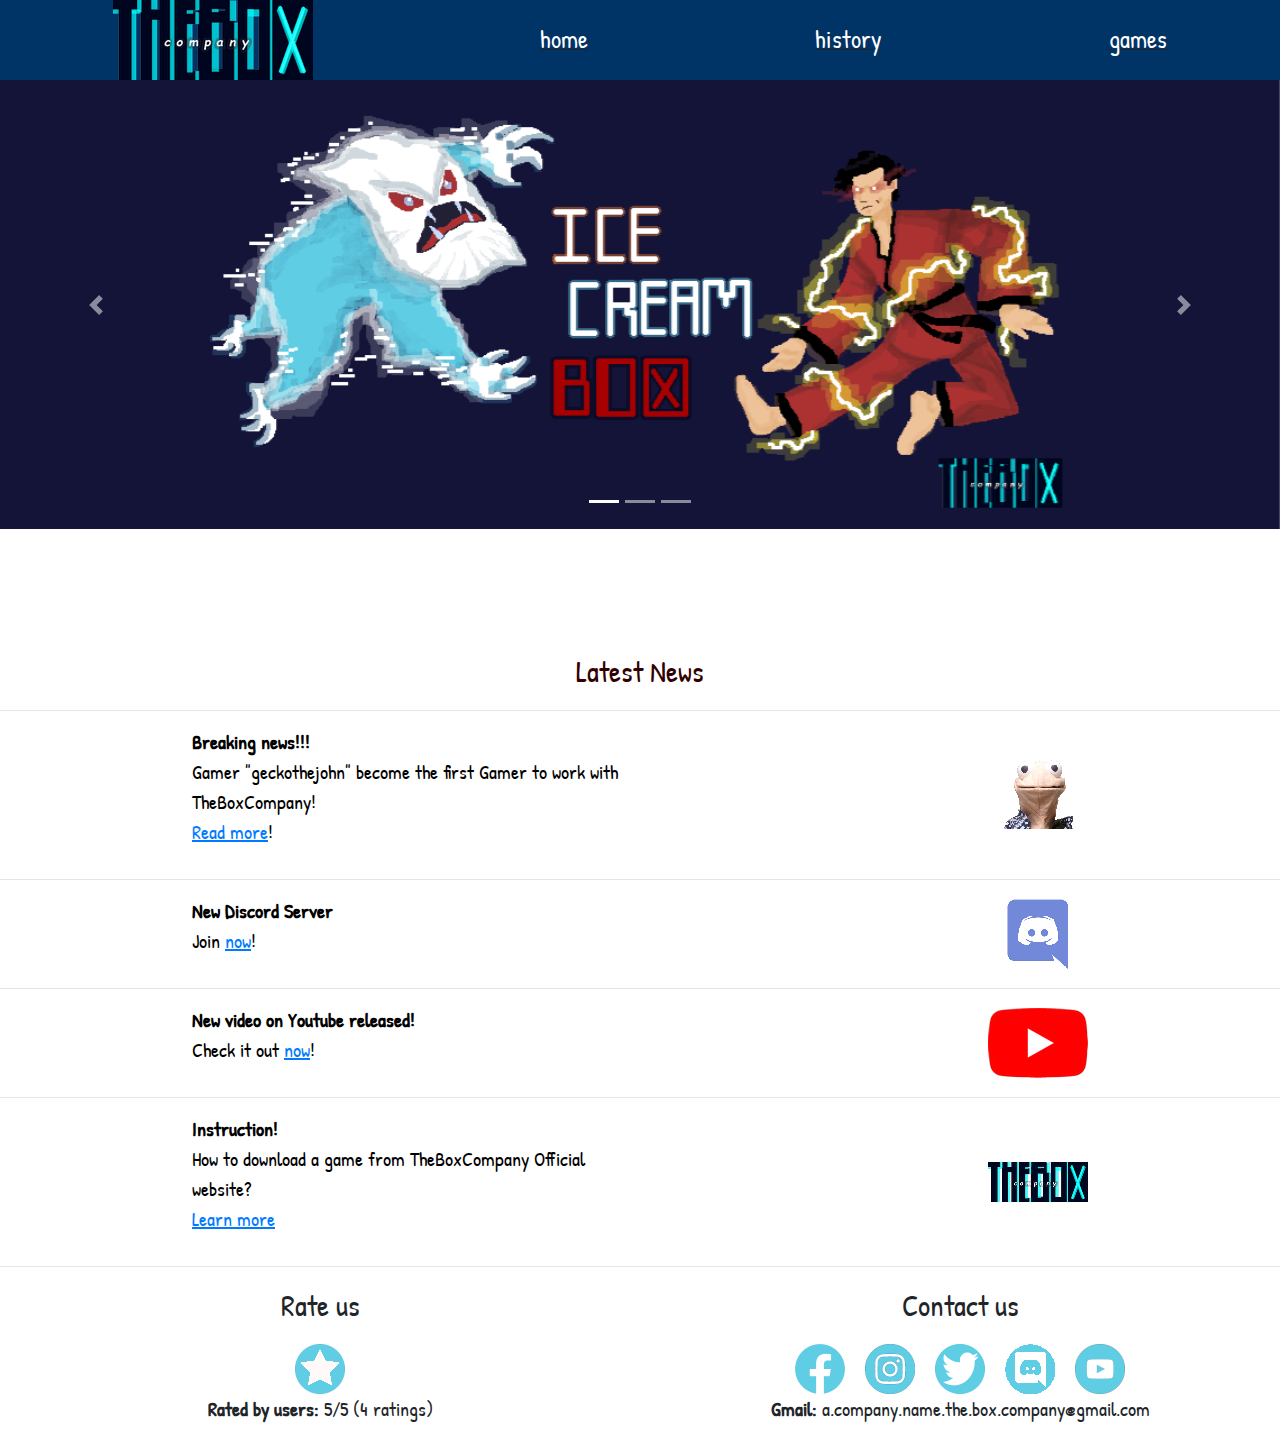
<file: index.html>
<!DOCTYPE html>
<html lang="en">

<head>
    <meta charset="UTF-8">
    <meta name="viewport" content="width=device-width, initial-scale=1.0">
    <link rel="stylesheet" href="style.css">
    <link href="https://fonts.googleapis.com/css?family=Patrick+Hand&display=swap" rel="stylesheet">
    <link rel="stylesheet" href="https://stackpath.bootstrapcdn.com/bootstrap/4.4.1/css/bootstrap.min.css"
        integrity="sha384-Vkoo8x4CGsO3+Hhxv8T/Q5PaXtkKtu6ug5TOeNV6gBiFeWPGFN9MuhOf23Q9Ifjh" crossorigin="anonymous">
    <script src="https://code.jquery.com/jquery-3.4.1.slim.min.js"
        integrity="sha384-J6qa4849blE2+poT4WnyKhv5vZF5SrPo0iEjwBvKU7imGFAV0wwj1yYfoRSJoZ+n"
        crossorigin="anonymous"></script>
    <script src="https://cdn.jsdelivr.net/npm/popper.js@1.16.0/dist/umd/popper.min.js"
        integrity="sha384-Q6E9RHvbIyZFJoft+2mJbHaEWldlvI9IOYy5n3zV9zzTtmI3UksdQRVvoxMfooAo"
        crossorigin="anonymous"></script>
    <script src="https://stackpath.bootstrapcdn.com/bootstrap/4.4.1/js/bootstrap.min.js"
        integrity="sha384-wfSDF2E50Y2D1uUdj0O3uMBJnjuUD4Ih7YwaYd1iqfktj0Uod8GCExl3Og8ifwB6"
        crossorigin="anonymous"></script>
    <link rel="icon" href="TheBoxComapnyLogo.png">
    <style>
        .text-block {
            background-color: black;
            color: white;
            padding-left: 20px;
            padding-right: 20px;
        }
    </style>
    <title>TheBoxCompany Official Site</title>
    <style>
        html,
        body {
            height: 100%;
            width: 100%;
            margin: 0px;
        }
    </style>
</head>

<body>
    <div class="nav-container"
        style="width: 100%; height: 80px; position: fixed; top: 0px; display: flex; justify-content: space-around; align-items: center;background-color: rgb(0, 51, 102);z-index: 100;">
        <img src="s_theboxcompany_0.png" alt="">
        <u><a class="fontmenu" href="index.html">home</a></u>
        <u><a class="fontmenu" href="history.html">history</a></u>
        <u><a class="fontmenu" href="game.html">games</a></u>
    </div>

    <div style="margin-top: 80px; width: 100%; z-index: -1;">
        <div id="carouselExampleIndicators" class="carousel slide" data-ride="carousel">
            <ol class="carousel-indicators">
                <li data-target="#carouselExampleIndicators" data-slide-to="0" class="active"></li>
                <li data-target="#carouselExampleIndicators" data-slide-to="1"></li>
                <li data-target="#carouselExampleIndicators" data-slide-to="2"></li>
            </ol>
            <div class="carousel-inner" style="text-align: center;">
                <div class="carousel-item active">
                    <img class="d-block w-100" src="icecreambox_poster.png" alt="First slide">
                </div>
                <div class="carousel-item">
                    <img class="d-block w-100" src="jetpackbox_poster.png" alt="Second slide">
                </div>
                <div class="carousel-item">
                    <img class="d-block w-100" src="Battlebox_poster.png" alt="Third slide">
                </div>
            </div>
            <a class="carousel-control-prev" href="#carouselExampleIndicators" role="button" data-slide="prev">
                <span class="carousel-control-prev-icon" aria-hidden="true"></span>
                <span class="sr-only">Previous</span>
            </a>
            <a class="carousel-control-next" href="#carouselExampleIndicators" role="button" data-slide="next">
                <span class="carousel-control-next-icon" aria-hidden="true"></span>
                <span class="sr-only">Next</span>
            </a>
        </div>
        <br>
        <br>
        <br>
        <br>
        <br>
        <p style="text-align: center; font-family: 'Patrick Hand', cursive; font-size: 30px; color: rgb(51, 0, 0);">
            Latest News</p>
        <hr>
        <div style="padding: 0 15%; display: flex;">
            <div style="width: 50%">
                <p class="word"><strong>Breaking news!!!</strong> <br> Gamer "geckothejohn" become the first Gamer to
                    work with TheBoxCompany! <br> <a
                        href="news2-geckothejohn-become-the-first-gamer-to-work-with-TheBoxCompany.html"><u> Read
                            more</u></a>!</p>
            </div>
            <div style="width: 50%; display: flex; justify-content: flex-end; align-items: center;">
                <a href="news2-geckothejohn-become-the-first-gamer-to-work-with-TheBoxCompany.html"><img
                        src="John-the-first-streamer .png" alt=""></a>
            </div>
        </div>
        <hr>
        <div style="padding: 0 15%; display: flex;">
            <div style="width: 50%">
                <p class="word"><strong>New Discord Server</strong> <br> Join <a
                        href="https://discord.gg/6uBYk5J"><u>now</u></a>!</p>
            </div>
            <div style="width: 50%; display: flex; justify-content: flex-end; align-items: center;">
                <a href="https://discord.gg/6uBYk5J"><img src="discord-picture.png" alt=""></a>
            </div>
        </div>
        <hr>
        <div style="padding: 0 15%; display: flex;">
            <div style="width: 50%">
                <p class="word"><strong>New video on Youtube released!</strong> <br> Check it out <a
                        href="https://youtu.be/GUwCaW9Is_A"><u>now</u></a>!</p>
            </div>
            <div style="width: 50%; display: flex; justify-content: flex-end; align-items: center;">
                <a href="https://youtu.be/GUwCaW9Is_A"><img src="Youtube_picture.png" alt=""></a>
            </div>
        </div>
        <hr>
        <div style="padding: 0 15%; display: flex;">
            <div style="width: 50%">
                <p class="word"><strong>Instruction!</strong> <br> How to download a game from TheBoxCompany Official
                    website? <br><a href="news1-how-to-download-a-game-from-theboxcompany-website.html"><u>Learn
                            more</u></a></p>
            </div>
            <div style="width: 50%; display: flex; justify-content: flex-end; align-items: center;">
                <a href="news1-how-to-download-a-game-from-theboxcompany-website.html"><img
                        src="TheBoxCompany_for_news.png" alt=""></a>
            </div>
        </div>
        <hr>
    </div>
    <div style="display: flex; justify-content: space-around;">
        <div style="width: 40%;">
            <p style="text-align: center; font-family: 'Patrick Hand', cursive; font-size: 30px;;">Rate
                us</p>
            <div style="display: flex; justify-content: center;">
                <a href="https://forms.gle/Z1Stx9Uqgine8ijH7">
                    <img src="star.png" alt="">
                </a>
            </div>
            <p style="text-align: center; font-family: 'Patrick Hand', cursive; font-size: 20px;">
                <strong>Rated by users:</strong> 5/5 (4 ratings)</p>

        </div>
        <div style="width: 40%; ">
            <p style="text-align: center; font-family: 'Patrick Hand', cursive; font-size: 30px;  
        ">Contact us
            </p>
            <div>
                <div style="display: flex; justify-content: center;">
                    <a href="https://www.facebook.com/The-Box-Company-109722807317113/?modal=admin_todo_tour"><img
                            style="margin-right: 20px;" src="facebook_logo.png" alt=""></a>
                    <a href="https://www.instagram.com/_theboxcompany_/?hl=vi"><img src="instagram_logo.png"
                            style="margin-right: 20px;" alt=""></a>
                    <a href="https://twitter.com/TheBoxCompany1"><img src="twitter_logo.png" style="margin-right: 20px;"
                            alt=""></a>
                    <a href="https://discord.gg/6uBYk5J"><img src="discord-logo.png" style="margin-right: 20px;"
                            alt=""></a>
                    <a href="https://www.youtube.com/channel/UCj0L_D2-Um7wrR2RdsnXzCQ"><img src="youtube_logo.png"
                            alt=""></a>
                </div>
                <p style="text-align: center; font-family: 'Patrick Hand', cursive; font-size: 20px;">
                    <strong>Gmail: </strong>a.company.name.the.box.company@gmail.com</p>

            </div>
        </div>
    </div>
</body>

</html>
</file>
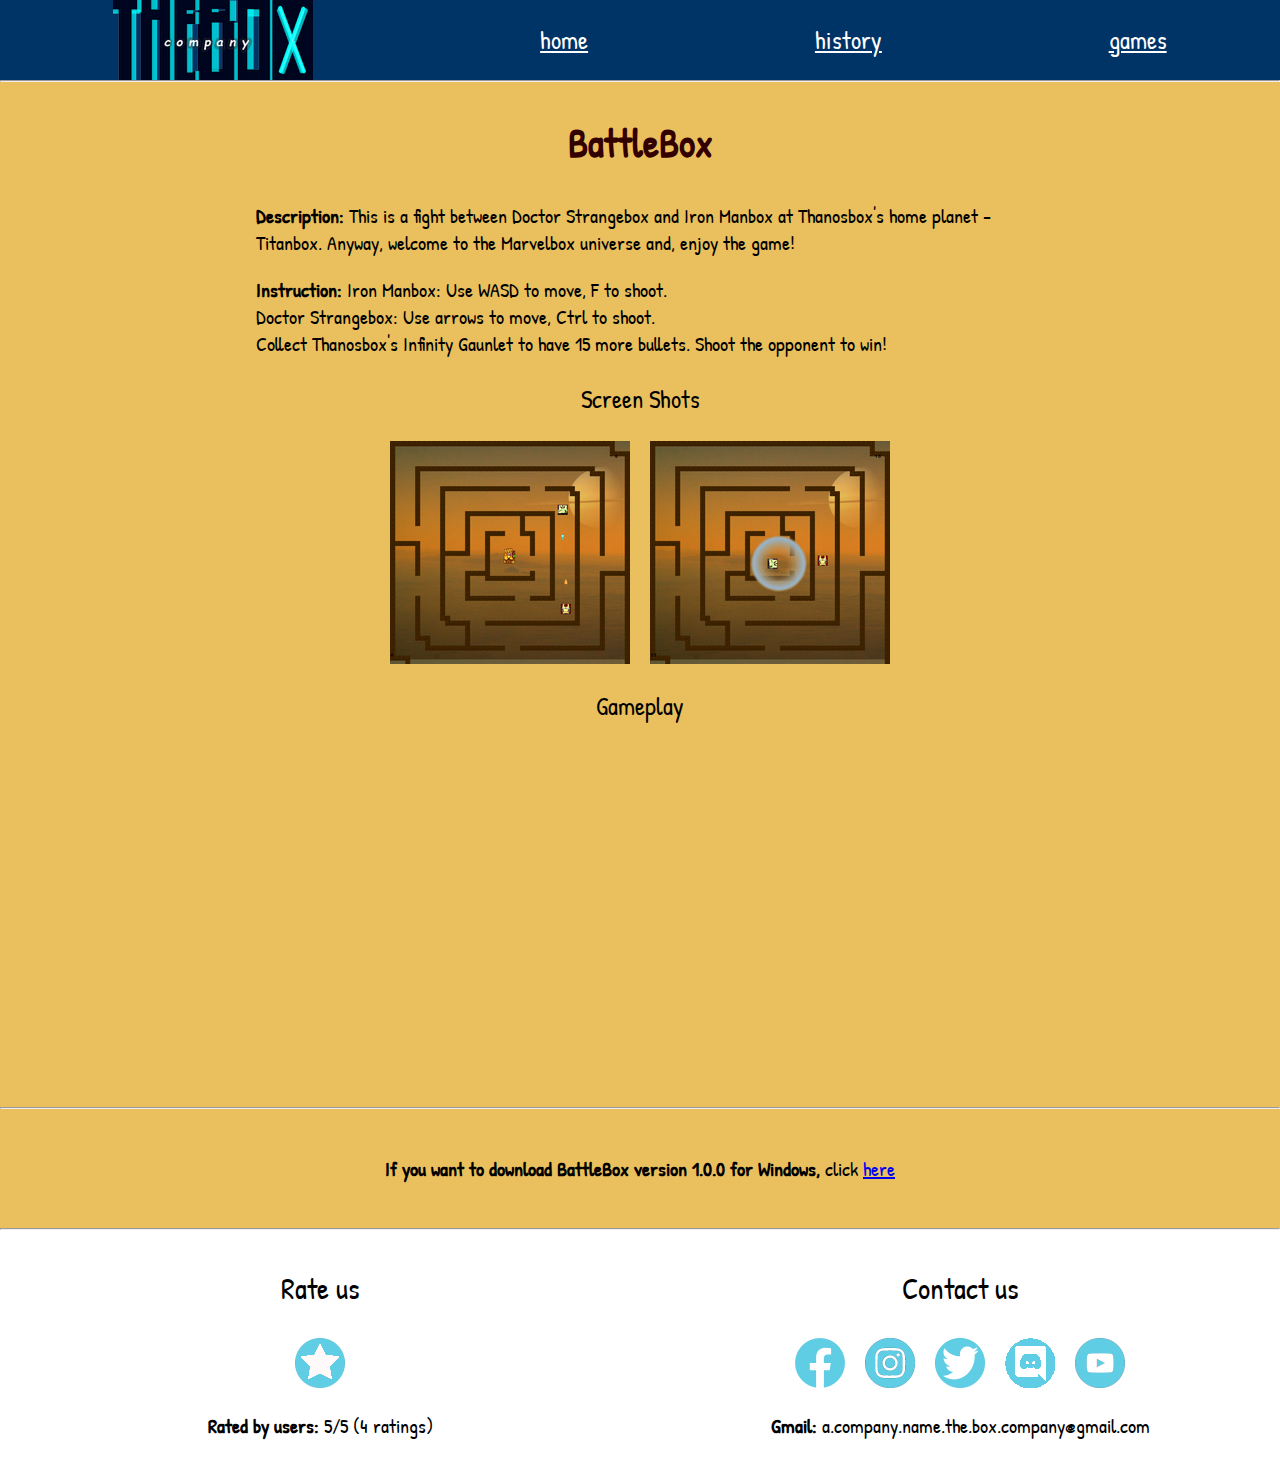
<file: BattleBox.html>
<!DOCTYPE html>
<html lang="en">

<head>
    <meta charset="UTF-8">
    <meta name="viewport" content="width=device-width, initial-scale=1.0">
    <link rel="stylesheet" href="style.css">
    <link href="https://fonts.googleapis.com/css?family=Patrick+Hand&display=swap" rel="stylesheet">
    <title>BattleBox | Games | TheBoxCompany</title>
    <link rel="icon" href="TheBoxComapnyLogo.png">
    <style>
        html,
        body {
            height: 100%;
            width: 100%;
            margin: 0px;
        }
    </style>
</head>

<body>
    <div class="nav-container">
        <img src="s_theboxcompany_0.png" alt="">
        <a class="fontmenu" href="index.html">home</a>
        <a class="fontmenu" href="history.html">history</a>
        <a class="fontmenu" href="game.html">games</a>
    </div>
    <div style="margin-top: 80px; background-color: rgb(234, 192, 94)">
        <hr>
        <h2 class="gametitle">BattleBox</h2>

        <p class="word" style="padding: 0 20%;"><strong>Description: </strong> This is a fight between Doctor Strangebox
            and Iron Manbox at Thanosbox's home planet -
            Titanbox.
            Anyway, welcome to the Marvelbox universe and, enjoy the game!

            </strong> </p>
        <p class="word" style="padding: 0 20%;"><strong>Instruction:</strong>
            Iron Manbox: Use WASD to move, F to shoot. <br>Doctor Strangebox: Use arrows to move, Ctrl to shoot. <br>Collect
            Thanosbox's Infinity Gaunlet to have 15 more bullets. Shoot the opponent to win!
        </p>
        <p class="screenshot">Screen Shots</p>
        <div class="image">
            <img style="margin-right: 20px;" src="screenshot_battleroyalebox_1.png" alt="">
            <img src="screenshot_battleroyalebox_2.png" alt="">
        </div>
        <p class="screenshot">Gameplay</p>
        <div style="display: flex; justify-content: center;">
            <iframe width="560" height="315" src="https://www.youtube.com/embed/xfI2KONmwdA" frameborder="0"
                        allow="accelerometer; autoplay; encrypted-media; gyroscope; picture-in-picture"
                        allowfullscreen></iframe>
        </div>
        <br>
        <br>
        <hr>
        <div>
            <br>
            <p class="word" style="text-align: center;"> <strong> If you want to download BattleBox version 1.0.0 for Windows,
                </strong>click <a href="https://drive.google.com/open?id=14FRniISEBdgYDYjnjP8YQezhLg9FFoHs">here</a></p>
            <br>
            <hr>
            
        </div>
    </div>
    <div style="display: flex; justify-content: space-around;">
        <div style="width: 40%;">
            <p style="text-align: center; font-family: 'Patrick Hand', cursive; font-size: 30px;;">Rate
                us</p>
            <div style="display: flex; justify-content: center;">
                <a href="https://forms.gle/Z1Stx9Uqgine8ijH7">
                    <img src="star.png" alt="">
                </a>
            </div>
            <p style="text-align: center; font-family: 'Patrick Hand', cursive; font-size: 20px;">
                <strong>Rated by users:</strong> 5/5 (4 ratings)</p>
           
        </div>
        <div style="width: 40%; ">
            <p style="text-align: center; font-family: 'Patrick Hand', cursive; font-size: 30px;  
        ">Contact us
            </p>
            <div>
                <div style="display: flex; justify-content: center;">
                    <a href="https://www.facebook.com/The-Box-Company-109722807317113/?modal=admin_todo_tour"><img
                            style="margin-right: 20px;" src="facebook_logo.png" alt=""></a>
                    <a href="https://www.instagram.com/_theboxcompany_/?hl=vi"><img src="instagram_logo.png"
                            style="margin-right: 20px;" alt=""></a>
                    <a href="https://twitter.com/TheBoxCompany1"><img src="twitter_logo.png" style="margin-right: 20px;"
                            alt=""></a>
                    <a href="https://discord.gg/6uBYk5J"><img src="discord-logo.png" style="margin-right: 20px;"
                                alt=""></a>
                    <a href="https://www.youtube.com/channel/UCj0L_D2-Um7wrR2RdsnXzCQ"><img src="youtube_logo.png"
                            alt=""></a>
                </div>
                <p style="text-align: center; font-family: 'Patrick Hand', cursive; font-size: 20px;">
                    <strong>Gmail: </strong>a.company.name.the.box.company@gmail.com</p>

            </div>
        </div>
    </div>
</body>

</html>
</file>
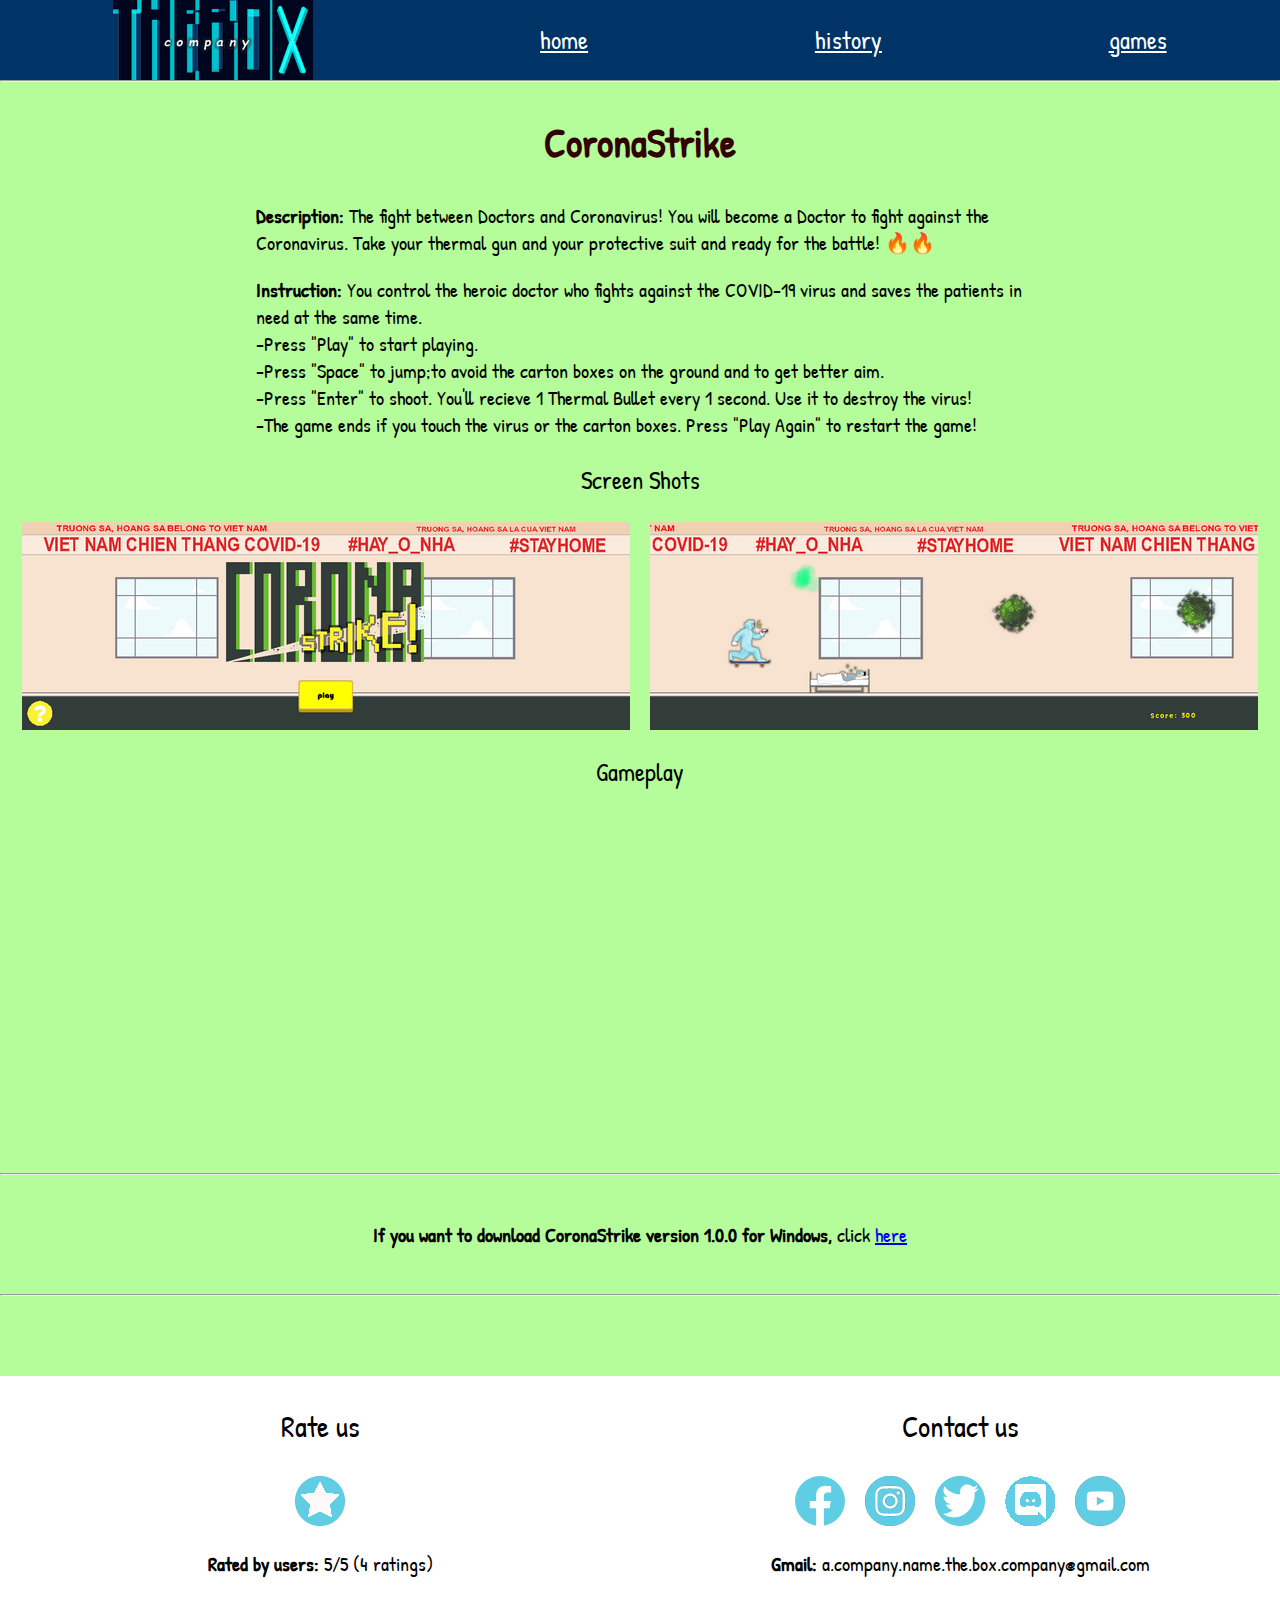
<file: CoronaStrike.html>
<!DOCTYPE html>
<html lang="en">

<head>
    <meta charset="UTF-8">
    <meta name="viewport" content="width=device-width, initial-scale=1.0">
    <link rel="stylesheet" href="style.css">
    <link href="https://fonts.googleapis.com/css?family=Patrick+Hand&display=swap" rel="stylesheet">
    <title>CoronaStrike | Games | TheBoxCompany</title>
    <link rel="icon" href="TheBoxComapnyLogo.png">
    <style>
        html,
        body {
            height: 100%;
            width: 100%;
            margin: 0px;
        }
    </style>
</head>

<body>
    <div class="nav-container">
        <img src="s_theboxcompany_0.png" alt="">
        <a class="fontmenu" href="index.html">home</a>
        <a class="fontmenu" href="history.html">history</a>
        <a class="fontmenu" href="game.html">games</a>
    </div>
    <div style="margin-top: 80px; background-color: rgb(181, 252, 155)">
        <hr>
        <h2 class="gametitle">CoronaStrike</h2>

        <p class="word" style="padding: 0 20%;"><strong>Description: </strong> The fight between Doctors and Coronavirus! You will
            become a Doctor to fight against the Coronavirus. Take your thermal gun and your protective suit
            and ready for the battle! 🔥🔥
            </strong> </p>
        <p class="word" style="padding: 0 20%;"><strong>Instruction:</strong>
            You control the heroic doctor who fights against the COVID-19 virus and saves the patients in need at the
            same time. <br> -Press "Play" to start playing. <br> -Press "Space" to jump;to avoid the carton boxes on the
            ground and to get better aim. <br> -Press "Enter" to shoot. You'll recieve 1 Thermal Bullet every 1 second.
            Use it to destroy the virus! <br> -The game ends if you touch the virus or the carton boxes. Press "Play
            Again" to restart the game! </p>
        <p class="screenshot">Screen Shots</p>
        <div class="image">
            <img style="margin-right: 20px;" src="screenshot_coronastrike_1.png" alt="">
            <img src="screenshot_coronastrike_2.png" alt="">
        </div>
        <p class="screenshot">Gameplay</p>
        <div style="display: flex; justify-content: center;">
            <iframe width="560" height="315" src="https://www.youtube.com/embed/O5hRefILVJI" frameborder="0"
                allow="accelerometer; autoplay; encrypted-media; gyroscope; picture-in-picture"
                allowfullscreen></iframe>
        </div>
        <br>
        <br>
        <hr>
        <div>
            <br>
            <p class="word" style="text-align: center;"> <strong> If you want to download CoronaStrike version 1.0.0 for Windows,
                </strong>click <a
                    href="https://drive.google.com/file/u/1/d/1ZRRkG8nhrIWuqmi7tRrvMv0SN-YtV6iy/view?usp=sharing&fbclid=IwAR06HeJkVYjqo8V2qU3kt3lSfqFbRKNhB_ZeqAafePJoqH9n0Va8Ws20qf8">here</a>
            </p>
            <br>
            <hr>
            <br>
            <br>
            <br>
            <br>
        </div>
    </div>
    <div style="display: flex; justify-content: space-around;">
        <div style="width: 40%;">
            <p style="text-align: center; font-family: 'Patrick Hand', cursive; font-size: 30px;;">Rate
                us</p>
            <div style="display: flex; justify-content: center;">
                <a href="https://forms.gle/Z1Stx9Uqgine8ijH7">
                    <img src="star.png" alt="">
                </a>
            </div>
            <p style="text-align: center; font-family: 'Patrick Hand', cursive; font-size: 20px;">
                <strong>Rated by users:</strong> 5/5 (4 ratings)</p>
           
        </div>
        <div style="width: 40%; ">
            <p style="text-align: center; font-family: 'Patrick Hand', cursive; font-size: 30px;  
        ">Contact us
            </p>
            <div>
                <div style="display: flex; justify-content: center;">
                    <a href="https://www.facebook.com/The-Box-Company-109722807317113/?modal=admin_todo_tour"><img
                            style="margin-right: 20px;" src="facebook_logo.png" alt=""></a>
                    <a href="https://www.instagram.com/_theboxcompany_/?hl=vi"><img src="instagram_logo.png"
                            style="margin-right: 20px;" alt=""></a>
                    <a href="https://twitter.com/TheBoxCompany1"><img src="twitter_logo.png" style="margin-right: 20px;"
                            alt=""></a>
                    <a href="https://discord.gg/6uBYk5J"><img src="discord-logo.png" style="margin-right: 20px;"
                                alt=""></a>        
                    <a href="https://www.youtube.com/channel/UCj0L_D2-Um7wrR2RdsnXzCQ"><img src="youtube_logo.png"
                            alt=""></a>
                </div>
                <p style="text-align: center; font-family: 'Patrick Hand', cursive; font-size: 20px;">
                    <strong>Gmail: </strong>a.company.name.the.box.company@gmail.com</p>

            </div>
        </div>
    </div>
</body>

</html>
</file>
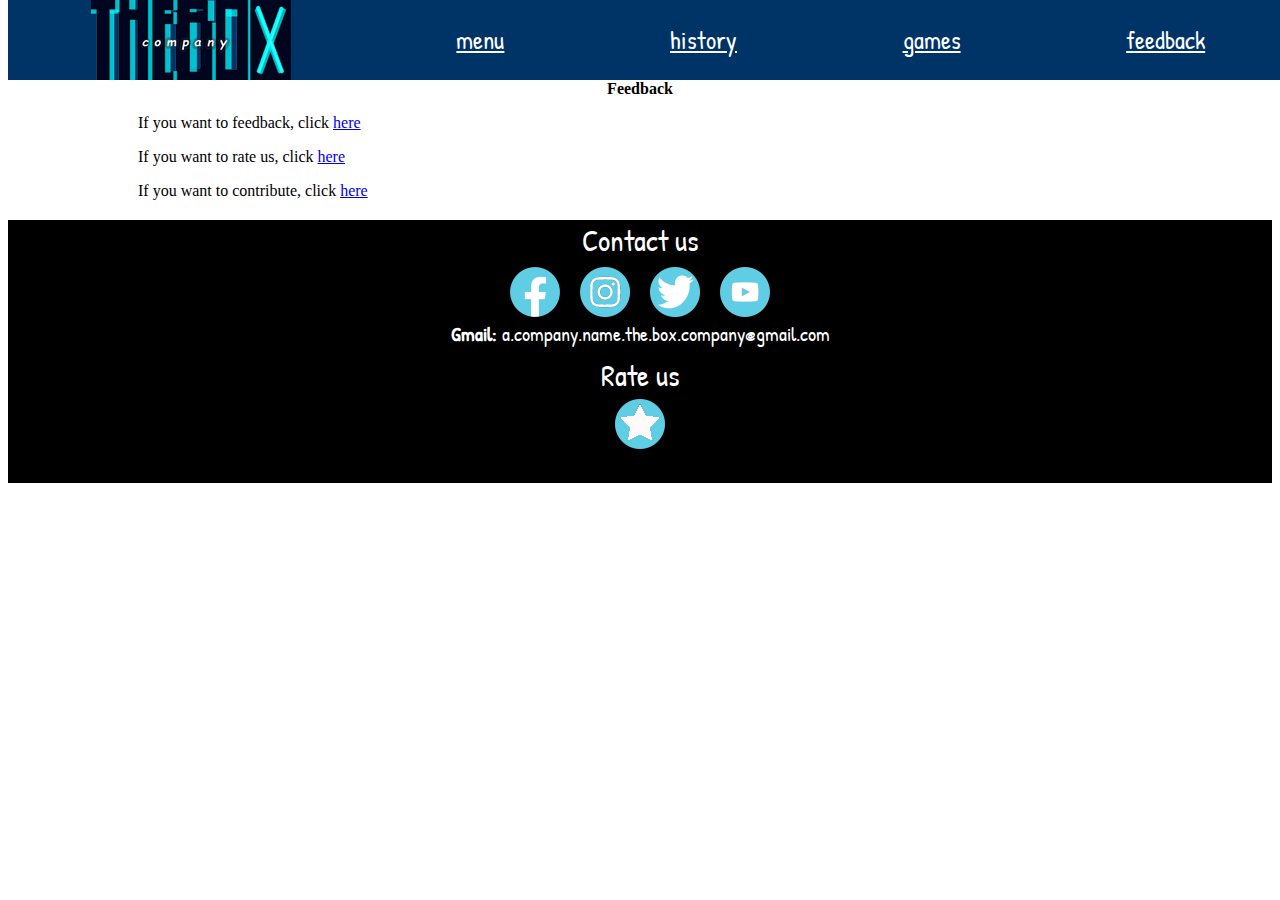
<file: feedback.html>
<!DOCTYPE html>
<html lang="en">

<head>
    <meta charset="UTF-8">
    <meta name="viewport" content="width=device-width, initial-scale=1.0">
    <meta http-equiv="X-UA-Compatible" content="ie=edge">
    <link href="https://fonts.googleapis.com/css?family=Patrick+Hand&display=swap" rel="stylesheet">
    <link rel="stylesheet" href="style.css">
    <title>Feedback - TheBoxCompany</title>
</head>

<body>
    <div>
        <div class="nav-container">
            <img src="s_theboxcompany_0.png" alt="">
            <a style="font-family: 'Patrick Hand', cursive; color: white; font-size: 25px;" href="menu.html">menu</a>
            <a style="font-family: 'Patrick Hand', cursive; color: white; font-size: 25px;"
                href="history.html">history</a>
            <a style="font-family: 'Patrick Hand', cursive; color: white; font-size: 25px;" href="games.html">games</a>
            <a style="font-family: 'Patrick Hand', cursive; color: white; font-size: 25px;"
                href="feedback.html">feedback</a>
        </div>

        <div style="margin-top: 80px;">
            <p style="text-align: center;  "><strong>Feedback</strong></p>
            <p style="text-align: left ; margin-left: 130px ">If you want to feedback, click <a
                    href="https://forms.gle/m69TnvSMpgLpFzWa9"> here</a></p>
            <p style="text-align: left;  margin-left: 130px ">If you want to rate us, click <a
                    href="https://forms.gle/BDHjE2mKjwTNgqdG9">here</a></p>
            <p style="text-align: left; margin-left: 130px  ">If you want to contribute, click <a
                    href="https://forms.gle/FMkxYykJ6vTfG5AL8">here</a></p>
        </div>


    </div>
    <div style="background-color: black;">
        <p style="text-align: center; font-family: 'Patrick Hand', cursive; font-size: 30px; color: white;  margin-top: 20px">Contact us
        </p>
        <div>
            <div style="display: flex; justify-content: center;  margin-top: -23px; ">
                <a href="https://www.facebook.com/The-Box-Company-109722807317113/?modal=admin_todo_tour"><img
                        src="facebook_logo.png" style="margin-left: 553px; margin-right: 20px;" alt=""></a>
                <a href="https://www.instagram.com/_theboxcompany_/?hl=vi"><img src="instagram_logo.png"
                        style="margin-right: 20px;" alt=""></a>
                <a href="https://twitter.com/TheBoxCompany1"><img src="twitter_logo.png" style="margin-right: 20px;"
                        alt=""></a>
                <a href="https://www.youtube.com/channel/UCj0L_D2-Um7wrR2RdsnXzCQ"><img src="youtube_logo.png"
                        style="margin-right: 553px; " alt=""></a>
            </div>
            <p style="text-align: center; font-family: 'Patrick Hand', cursive; font-size: 20px; color: white; margin-top: -1px; margin-bottom: 68px;"><strong>Gmail: </strong>a.company.name.the.box.company@gmail.com</p>
            
        </div>
        <div style=" margin-top: -60px;">
            <p style="text-align: center; font-family: 'Patrick Hand', cursive; font-size: 30px; color: white;">Rate
                us</p>
            <div style="display: flex; justify-content: center;">
                <a href="https://forms.gle/Z1Stx9Uqgine8ijH7"><img src="star.png" style="margin-top: -26px; margin-bottom: 30px;"
                        alt=""></a>
            </div>
        </div>
    </div>
</body>

</html>
</file>
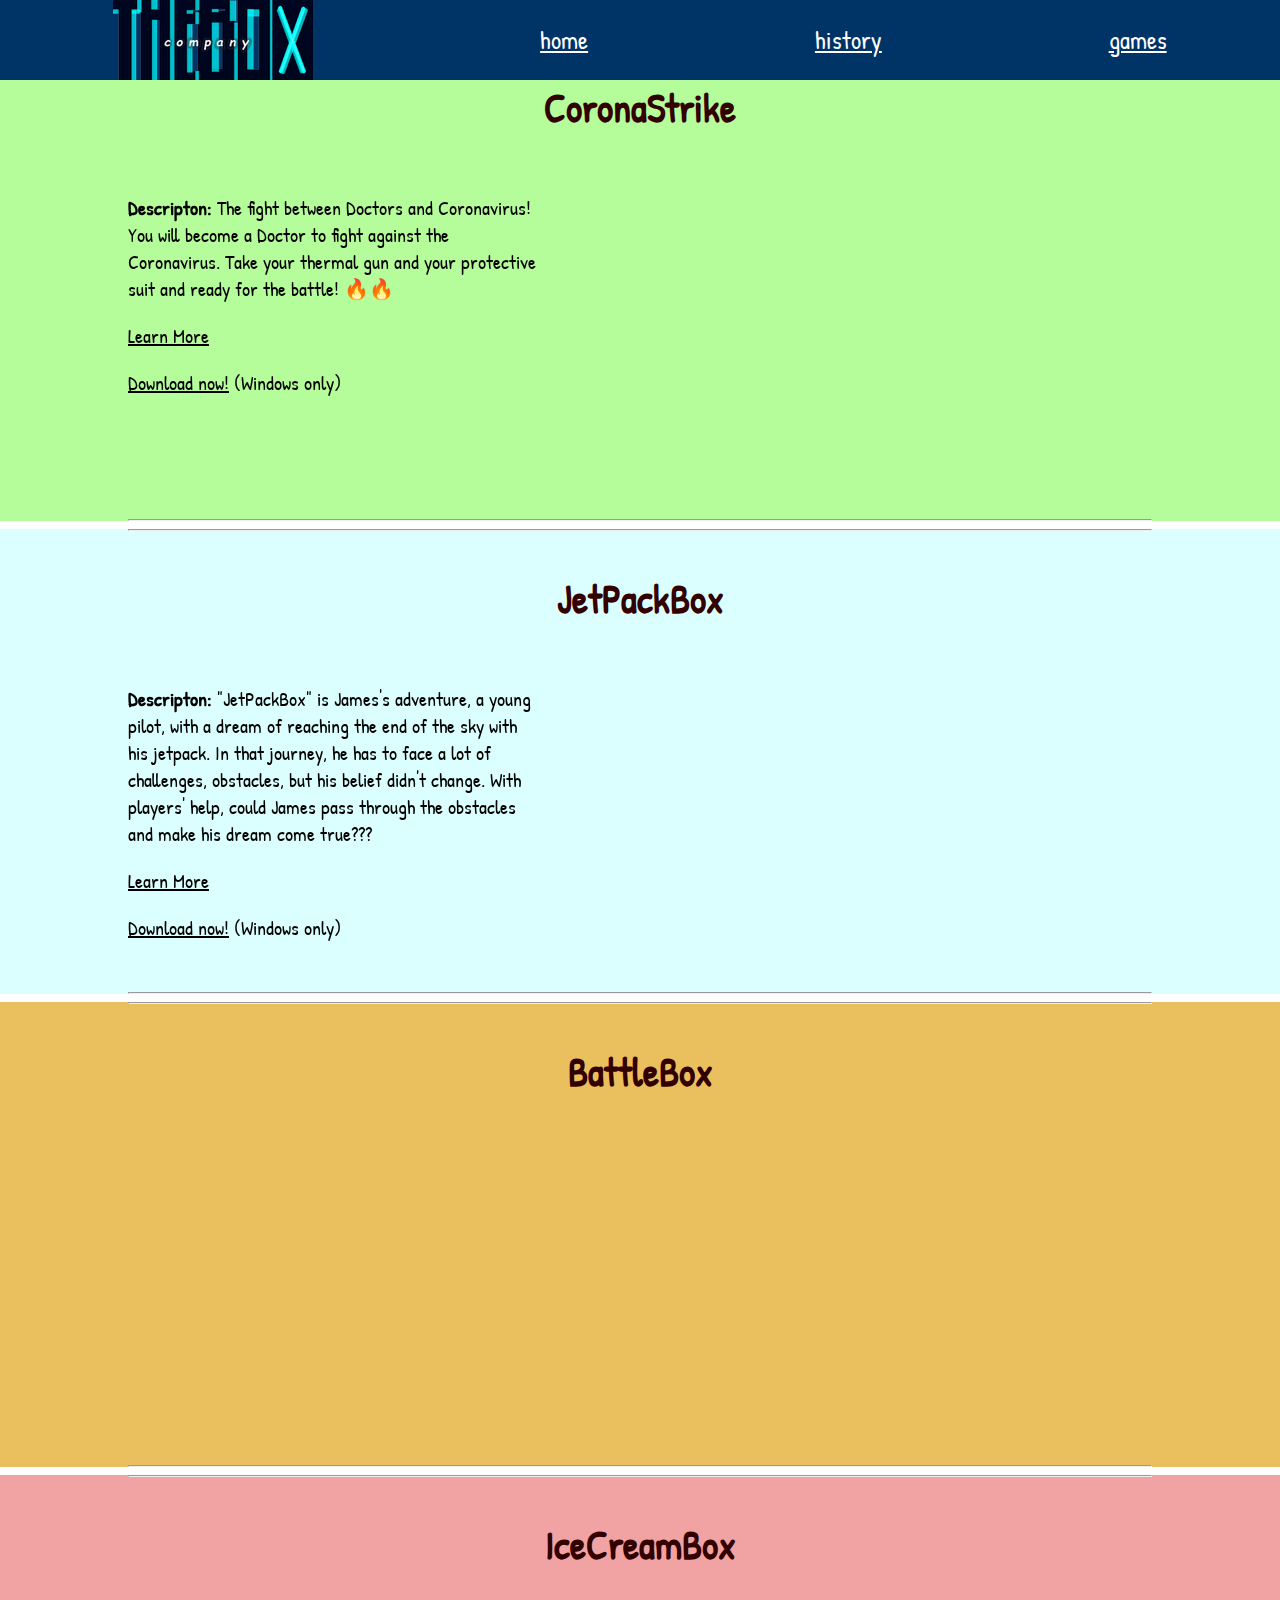
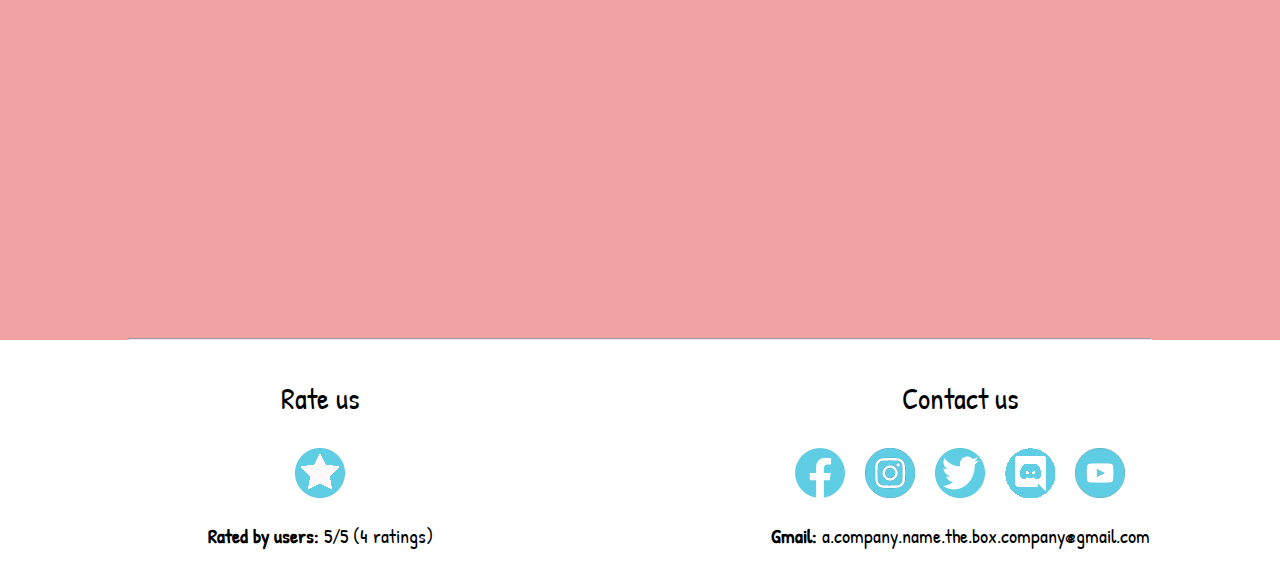
<file: game.html>
<!DOCTYPE html>
<html lang="en">

<head>
    <meta charset="UTF-8">
    <meta name="viewport" content="width=device-width, initial-scale=1.0">
    <meta http-equiv="X-UA-Compatible" content="ie=edge">
    <link rel="stylesheet" href="style.css">
    <link href="https://fonts.googleapis.com/css?family=Patrick+Hand&display=swap" rel="stylesheet">
    <link rel="stylesheet" href="https://unpkg.com/aos@next/dist/aos.css" />
    <link rel="icon" href="TheBoxComapnyLogo.png">
    <style>
        html,
        body {
            height: 100%;
            width: 100%;
            margin: 0px;
        }
    </style>
    <title>Games | TheBoxCompany</title>
</head>

<body>
    <div class="nav-container" style="z-index:1;">
        <img src="s_theboxcompany_0.png" alt="">
        <a class="fontmenu" href="index.html">home</a>
        <a class="fontmenu" href="history.html">history</a>
        <a class="fontmenu" href="game.html">games</a>
    </div>
    <div style="margin-top:80px">

        <div style="background-color: rgb(181, 252, 155); padding: 0 10%; ">
            <p class="gametitle"><strong>CoronaStrike</strong></p>
            <div style="display: flex;">
                <div style="width: 40%; " data-aos="fade-right">
                    <p class="word"> <strong>Descripton: </strong>The fight between Doctors and Coronavirus! You will
                        become a Doctor to fight against the Coronavirus. Take your thermal gun and your protective suit
                        and ready for the battle! 🔥🔥
                    </p>
                    <a href="CoronaStrike.html" class="word">Learn More</a>
                    <br>
                    <p class="word"><a
                            href="https://drive.google.com/file/d/1ZRRkG8nhrIWuqmi7tRrvMv0SN-YtV6iy/view?fbclid=IwAR3eyqqSPhlwH-UkCLkzfqMiT_xedwNTq7IRloayW13rlcaefvLJ909Z0_kv"
                            class="word">Download now!</a> (Windows only)</p>
                </div>
                <div style="width: 10%"></div>
                <div style="width: 50%;" data-aos="fade-left">
                    <iframe width="560" height="315" src="https://www.youtube.com/embed/O5hRefILVJI" frameborder="0"
                        allow="accelerometer; autoplay; encrypted-media; gyroscope; picture-in-picture"
                        allowfullscreen></iframe>
                    <br>
                    <br>
                </div>
            </div>
            <hr>
        </div>
        <div style="background-color: rgb(219, 255, 255); padding: 0 10%; ">
            <hr>
            <p class="gametitle"><strong>JetPackBox</strong></p>
            <div style="display: flex;">
                <div style="width: 40%; " data-aos="fade-right">
                    <p class="word"> <strong>Descripton: </strong>"JetPackBox" is James's adventure, a young pilot, with
                        a dream of reaching
                        the end of the sky with his jetpack. In that journey, he has to face a lot of challenges,
                        obstacles,
                        but
                        his belief didn't change. With players' help, could James pass through the obstacles and
                        make his
                        dream
                        come
                        true???
                    </p>
                    <a href="JetPackBox.html" class="word">Learn More</a>
                    <br>
                    <p class="word"><a href="https://drive.google.com/open?id=1yrA6ZO9XPSZsXHsrBb7V7RH5ikaBAXKV"
                            class="word">Download now!</a> (Windows only)</p>
                </div>
                <div style="width: 10%"></div>
                <div style="width: 50%; " data-aos="fade-left">
                    <iframe width="560" height="315" src="https://www.youtube.com/embed/GUwCaW9Is_A" frameborder="0"
                        allow="accelerometer; autoplay; encrypted-media; gyroscope; picture-in-picture"
                        allowfullscreen></iframe>
                </div>
            </div>
            <hr>
        </div>
        <div style="background-color: rgb(234, 192, 94); padding: 0 10%; ">
            <hr>
            <p class="gametitle"><strong>BattleBox</strong></p>
            <div style="display: flex;">
                <div style="width: 40%;" data-aos="fade-right">
                    <p class="word"> <strong>Descripton:</strong> This is a fight between Doctor Strangebox and Iron
                        Manbox at Thanosbox's home planet -
                        Titanbox.
                        Anyway, welcome to the Marvelbox universe and, enjoy the game!
                    </p>
                    <a href="BattleBox.html" class="word">Learn More</a>
                    <br>
                    
                    <p class="word"><a href="https://drive.google.com/open?id=14FRniISEBdgYDYjnjP8YQezhLg9FFoHs"
                        class="word">Download now!</a> (Windows only)</p>
                </div>
                <div style="width: 10%"></div>
                <div style="width: 50%;" data-aos="fade-left" >
                    <iframe width="560" height="315" src="https://www.youtube.com/embed/xfI2KONmwdA" frameborder="0"
                        allow="accelerometer; autoplay; encrypted-media; gyroscope; picture-in-picture"
                        allowfullscreen></iframe>
                </div>
            </div>
            <hr>
        </div>
        <div style="background-color: rgb(241, 163, 163); padding: 0 10%; ">
            <hr>
            <p class="gametitle"><strong>IceCreamBox</strong></p>
            <div style="display: flex;">
                <div style="width: 40%;" data-aos="fade-right">
                    <p class="word"> <strong>Descripton:</strong> IceCreamBox is the first game ever created by
                        TheBoxCompany. In the giant IceCreamBox
                        cave,
                        Alexbox - the protagonist, must challenge the deadly Yetibox - his greatest enemy - in battles
                        of
                        lazers
                        and surprises.
                    </p>
                    <a href="IceCreamBox.html" class="word">Learn More</a>
                    <br>
                    
                    <p class="word"><a href="https://drive.google.com/open?id=1ssmVUEmtmzs45KjuH-cWwoko1bGHmyFv"
                        class="word">Download now!</a> (Windows only)</p>
                </div>
                <div style="width: 10%"></div>
                <div style="width: 50%; " data-aos="fade-left">
                    <iframe width="560" height="315" src="https://www.youtube.com/embed/uwW5TcU2BO8" frameborder="0"
                        allow="accelerometer; autoplay; encrypted-media; gyroscope; picture-in-picture"
                        allowfullscreen></iframe>
                </div>
            </div>
            <hr>
        </div>
        <div style="display: flex; justify-content: space-around;">
            <div style="width: 40%;">
                <p style="text-align: center; font-family: 'Patrick Hand', cursive; font-size: 30px;;">Rate
                    us</p>
                <div style="display: flex; justify-content: center;">
                    <a href="https://forms.gle/Z1Stx9Uqgine8ijH7">
                        <img src="star.png" alt="">
                    </a>
                </div>
                <p style="text-align: center; font-family: 'Patrick Hand', cursive; font-size: 20px;">
                    <strong>Rated by users:</strong> 5/5 (4 ratings)</p>

            </div>
            <div style="width: 40%; ">
                <p style="text-align: center; font-family: 'Patrick Hand', cursive; font-size: 30px;  
        ">Contact us
                </p>
                <div>
                    <div style="display: flex; justify-content: center;">
                        <a href="https://www.facebook.com/The-Box-Company-109722807317113/?modal=admin_todo_tour"><img
                                style="margin-right: 20px;" src="facebook_logo.png" alt=""></a>
                        <a href="https://www.instagram.com/_theboxcompany_/?hl=vi"><img src="instagram_logo.png"
                                style="margin-right: 20px;" alt=""></a>
                        <a href="https://twitter.com/TheBoxCompany1"><img src="twitter_logo.png" style="margin-right: 20px;"
                                alt=""></a>
                        <a href="https://discord.gg/6uBYk5J"><img src="discord-logo.png" style="margin-right: 20px;"
                                    alt=""></a>        
                        <a href="https://www.youtube.com/channel/UCj0L_D2-Um7wrR2RdsnXzCQ"><img src="youtube_logo.png"
                                alt=""></a>
                    </div>
                    <p style="text-align: center; font-family: 'Patrick Hand', cursive; font-size: 20px;">
                        <strong>Gmail: </strong>a.company.name.the.box.company@gmail.com</p>

                </div>
            </div>
        </div>
        <script src="https://unpkg.com/aos@next/dist/aos.js"></script>
        <script>
          AOS.init({duration : 2000});
        </script>    
</body>

</html>
</file>
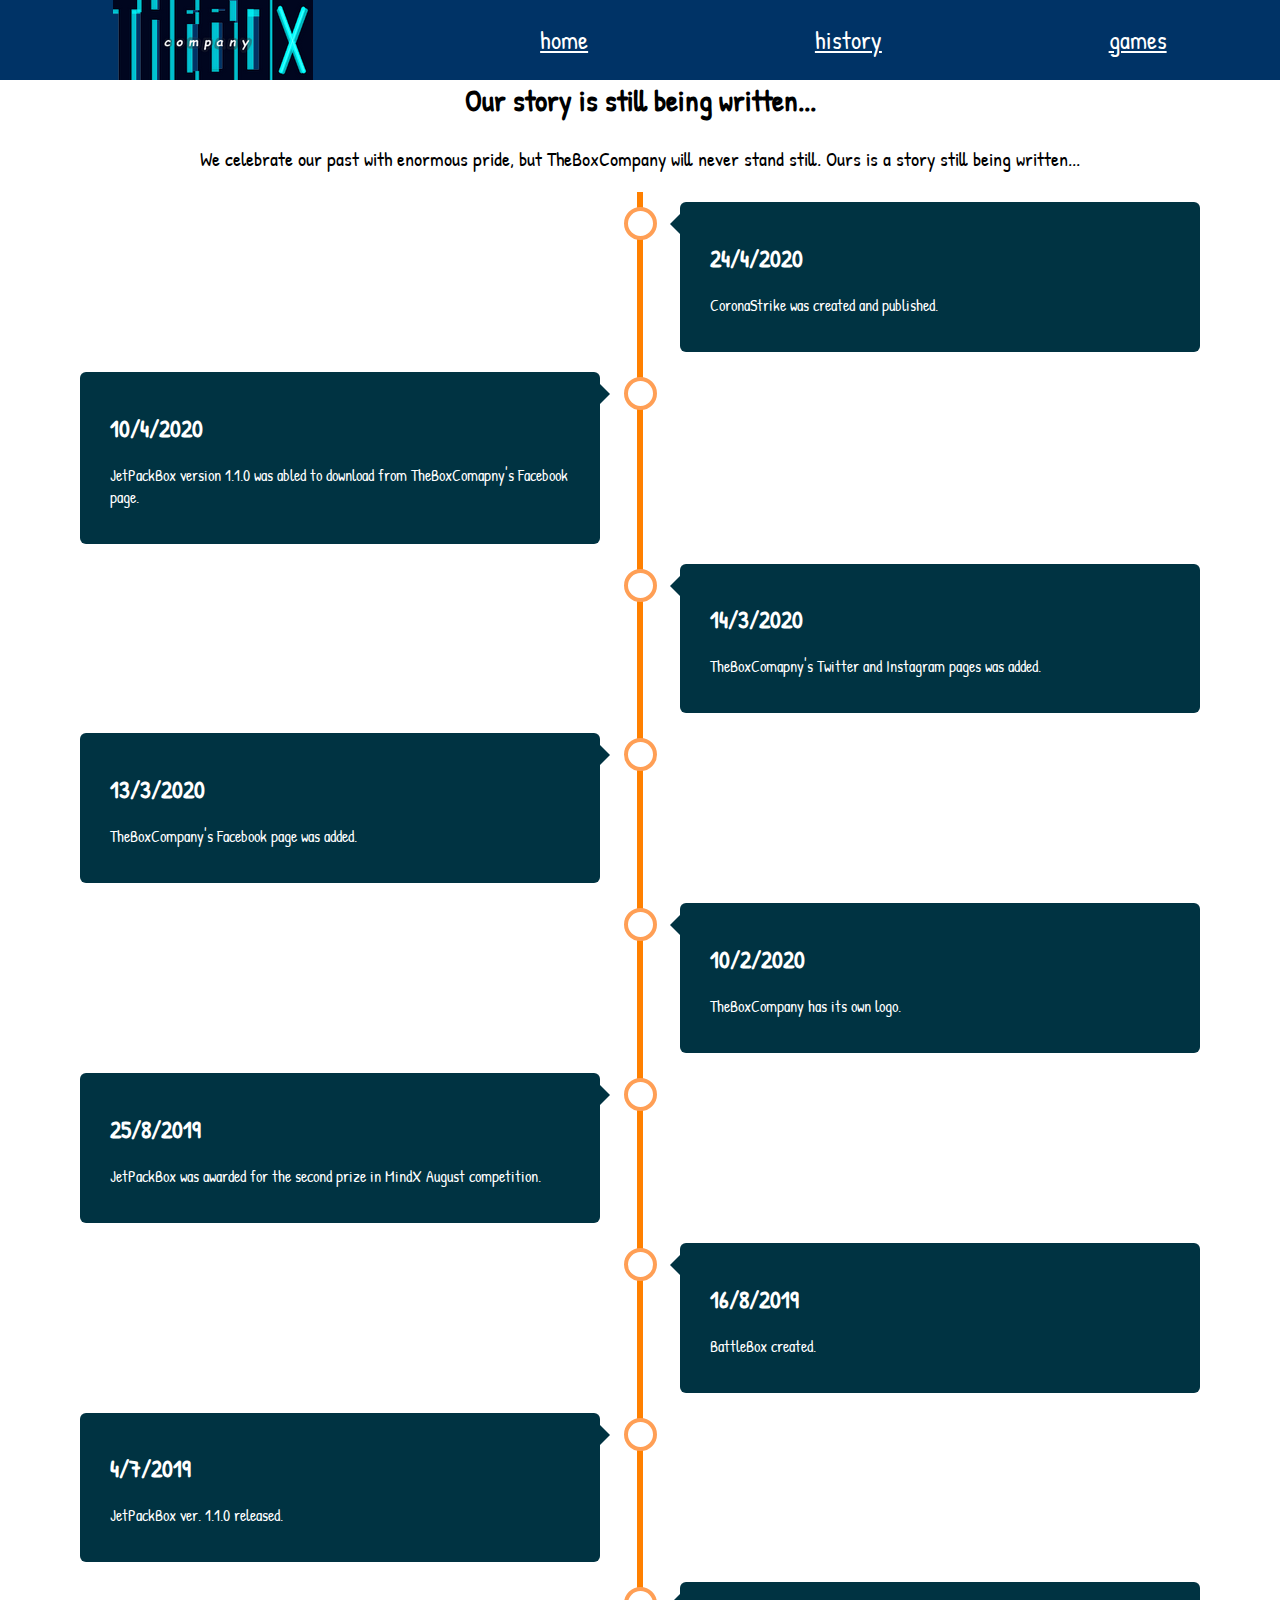
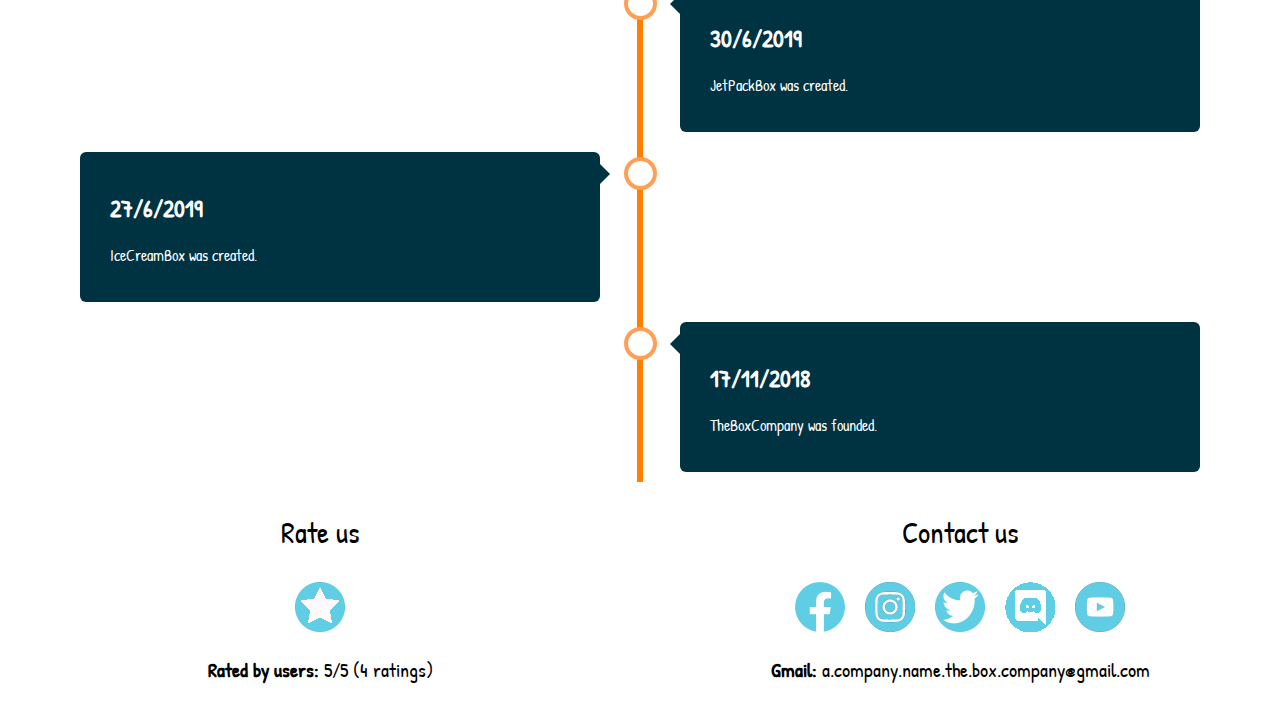
<file: history.html>
<!DOCTYPE html>
<html lang="en">

<head>
  <meta charset="UTF-8">
  <meta name="viewport" content="width=device-width, initial-scale=1.0">
  <link rel="stylesheet" href="style.css">
  <link href="https://fonts.googleapis.com/css?family=Patrick+Hand&display=swap" rel="stylesheet">
  <link rel="icon" href="TheBoxComapnyLogo.png">
  <style>
    * {
      box-sizing: border-box;
    }



    /* The actual timeline (the vertical ruler) */
    .timeline {
      position: relative;
      max-width: 1200px;
      margin: 0 auto;
    }

    /* The actual timeline (the vertical ruler) */
    .timeline::after {
      content: '';
      position: absolute;
      width: 6px;
      background-color: rgb(255, 128, 0);
      top: 0;
      bottom: 0;
      left: 50%;
      margin-left: -3px;
    }

    /* Container around content */
    .container {
      padding: 10px 40px;
      position: relative;
      background-color: inherit;
      width: 50%;
    }

    /* The circles on the timeline */
    .container::after {
      content: '';
      position: absolute;
      width: 25px;
      height: 25px;
      right: -17px;
      background-color: white;
      border: 4px solid #FF9F55;
      top: 15px;
      border-radius: 50%;
      z-index: 1;
    }

    /* Place the container to the left */
    .left {
      left: 0;
    }

    /* Place the container to the right */
    .right {
      left: 50%;
    }

    /* Add arrows to the left container (pointing right) */
    .left::before {
      content: " ";
      height: 0;
      position: absolute;
      top: 22px;
      width: 0;
      z-index: 1;
      right: 30px;
      border: medium solid white;
      border-width: 10px 0 10px 10px;
      border-color: transparent transparent transparent rgb(0, 51, 66);
    }

    /* Add arrows to the right container (pointing left) */
    .right::before {
      content: " ";
      height: 0;
      position: absolute;
      top: 22px;
      width: 0;
      z-index: 1;
      left: 30px;
      border: medium solid white;
      border-width: 10px 10px 10px 0;
      border-color: transparent rgb(0, 51, 66) transparent transparent;
    }

    /* Fix the circle for containers on the right side */
    .right::after {
      left: -16px;
    }

    /* The actual content */
    .content {
      padding: 20px 30px;
      background-color: rgb(0, 51, 66);
      position: relative;
      border-radius: 6px;
    }

    /* Media queries - Responsive timeline on screens less than 600px wide */
    @media screen and (max-width: 600px) {

      /* Place the timelime to the left */
      .timeline::after {
        left: 31px;
      }

      /* Full-width containers */
      .container {
        width: 100%;
        padding-left: 70px;
        padding-right: 25px;
      }

      /* Make sure that all arrows are pointing leftwards */
      .container::before {
        left: 60px;
        border: medium solid white;
        border-width: 10px 10px 10px 0;
        border-color: transparent white transparent transparent;
      }

      /* Make sure all circles are at the same spot */
      .left::after,
      .right::after {
        left: 15px;
      }

      /* Make all right containers behave like the left ones */
      .right {
        left: 0%;
      }
    }
  </style>
  <title>History | TheBoxCompany</title>
  <style>
    html,
    body {
      height: 100%;
      width: 100%;
      margin: 0px;
    }
  </style>
</head>

<body>
  <div class="nav-container">
    <img src="s_theboxcompany_0.png" alt="">
    <a class="fontmenu" href="index.html">home</a>
    <a class="fontmenu" href="history.html">history</a>
    <a class="fontmenu" href="game.html">games</a>

  </div>
  <div style="margin-top:80px;">
    <h2 style="text-align: center; font-family: 'Patrick Hand', cursive; font-size: 30px; ">Our story is still being
      written...</h2>
    <p style="text-align: center; font-family: 'Patrick Hand',  cursive; font-size: 20px; ">We celebrate our past with
      enormous pride, but TheBoxCompany will never stand still.
      Ours is a story still being written...</p>

    <div class="timeline" style="z-index: -1;">
      <div class="container right">
        <div class="content">
          <h2 style="font-family: 'Patrick Hand', cursive; color: white;">24/4/2020</h2>
          <p style="font-family: 'Patrick Hand', cursive; color: white;">CoronaStrike was created and published. </p>
        </div>
      </div>
      <div class="container left">
        <div class="content">
          <h2 style="font-family: 'Patrick Hand', cursive; color: white;">10/4/2020</h2>
          <p style="font-family: 'Patrick Hand', cursive; color: white;">JetPackBox version 1.1.0 was abled to download
            from TheBoxComapny's Facebook page.
        </div>
      </div>
      <div class="container right">
        <div class="content">
          <h2 style="font-family: 'Patrick Hand', cursive; color: white;">14/3/2020</h2>
          <p style="font-family: 'Patrick Hand', cursive; color: white;">TheBoxComapny's
            Twitter and
            Instagram pages was
            added.</p>
        </div>
      </div>
      <div class="container left">
        <div class="content">
          <h2 style="font-family: 'Patrick Hand', cursive; color: white;">13/3/2020</h2>
          <p style="font-family: 'Patrick Hand', cursive; color: white;">TheBoxCompany's
            Facebook page was added.
          </p>
        </div>
      </div>
      <div class="container right">
        <div class="content">
          <h2 style="font-family: 'Patrick Hand', cursive; color: white;">10/2/2020</h2>
          <p style="font-family: 'Patrick Hand', cursive; color: white;">TheBoxCompany has its own logo.</p>
        </div>
      </div>
      <div class="container left">
        <div class="content">
          <h2 style="font-family: 'Patrick Hand', cursive; color: white;">25/8/2019</h2>
          <p style="font-family: 'Patrick Hand', cursive; color: white;">JetPackBox was awarded for the second prize in
            MindX August competition.</p>
        </div>
      </div>
      <div class="container right">
        <div class="content">
          <h2 style="font-family: 'Patrick Hand', cursive; color: white;">16/8/2019</h2>
          <p style="font-family: 'Patrick Hand', cursive; color: white;">BattleBox created. </p>
        </div>
      </div>
      <div class="container left">
        <div class="content">
          <h2 style="font-family: 'Patrick Hand', cursive; color: white;">4/7/2019</h2>
          <p style="font-family: 'Patrick Hand', cursive; color: white;">JetPackBox ver. 1.1.0 released.</p>
        </div>
      </div>
      <div class="container right">
        <div class="content">
          <h2 style="font-family: 'Patrick Hand', cursive; color: white;">30/6/2019</h2>
          <p style="font-family: 'Patrick Hand', cursive; color: white;">JetPackBox was created.</p>
        </div>
      </div>
      <div class="container left">
        <div class="content">
          <h2 style="font-family: 'Patrick Hand', cursive; color: white;">27/6/2019</h2>
          <p style="font-family: 'Patrick Hand', cursive; color: white;">IceCreamBox was created.</p>
        </div>
      </div>
      <div class="container right">
        <div class="content">
          <h2 style="font-family: 'Patrick Hand', cursive; color: white;">17/11/2018</h2>
          <p style="font-family: 'Patrick Hand', cursive; color: white;">TheBoxCompany was founded.</p>
        </div>
      </div>
    </div>
  </div>
  <div style="display: flex; justify-content: space-around;">
    <div style="width: 40%;">
        <p style="text-align: center; font-family: 'Patrick Hand', cursive; font-size: 30px;;">Rate
            us</p>
        <div style="display: flex; justify-content: center;">
            <a href="https://forms.gle/Z1Stx9Uqgine8ijH7">
                <img src="star.png" alt="">
            </a>
        </div>
        <p style="text-align: center; font-family: 'Patrick Hand', cursive; font-size: 20px;">
            <strong>Rated by users:</strong> 5/5 (4 ratings)</p>
       
    </div>
    <div style="width: 40%; ">
        <p style="text-align: center; font-family: 'Patrick Hand', cursive; font-size: 30px;  
    ">Contact us
        </p>
        <div>
          <div style="display: flex; justify-content: center;">
            <a href="https://www.facebook.com/The-Box-Company-109722807317113/?modal=admin_todo_tour"><img
                    style="margin-right: 20px;" src="facebook_logo.png" alt=""></a>
            <a href="https://www.instagram.com/_theboxcompany_/?hl=vi"><img src="instagram_logo.png"
                    style="margin-right: 20px;" alt=""></a>
            <a href="https://twitter.com/TheBoxCompany1"><img src="twitter_logo.png" style="margin-right: 20px;"
                    alt=""></a>
            <a href="https://discord.gg/6uBYk5J"><img src="discord-logo.png" style="margin-right: 20px;"
                        alt=""></a>        
            <a href="https://www.youtube.com/channel/UCj0L_D2-Um7wrR2RdsnXzCQ"><img src="youtube_logo.png"
                    alt=""></a>
        </div>
            <p style="text-align: center; font-family: 'Patrick Hand', cursive; font-size: 20px;">
                <strong>Gmail: </strong>a.company.name.the.box.company@gmail.com</p>

        </div>
    </div>
</div>
</body>

</html>
</file>
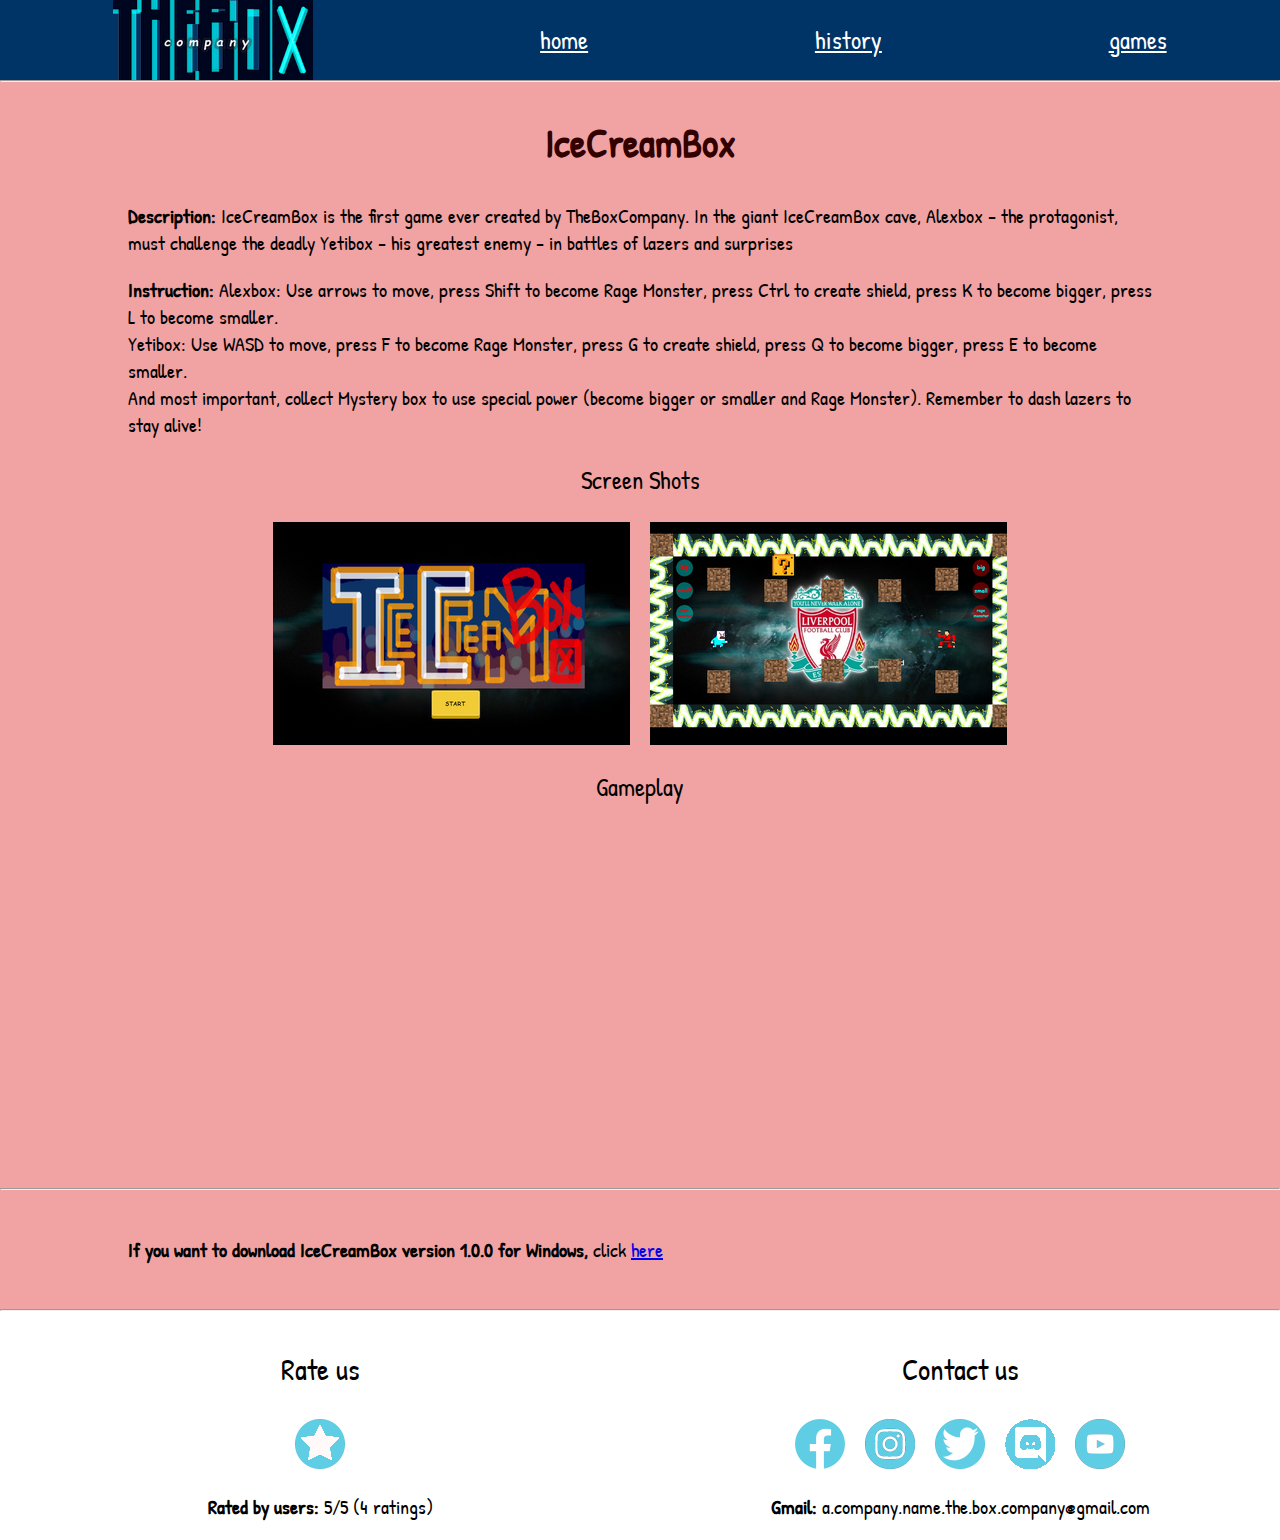
<file: IceCreamBox.html>
<!DOCTYPE html>
<html lang="en">

<head>
    <meta charset="UTF-8">
    <meta name="viewport" content="width=device-width, initial-scale=1.0">
    <link rel="stylesheet" href="style.css">
    <link href="https://fonts.googleapis.com/css?family=Patrick+Hand&display=swap" rel="stylesheet">
    <title>IceCreamBox | Games | TheBoxCompany</title>
    <link rel="icon" href="TheBoxComapnyLogo.png">
    <style>
        html,
        body {
            height: 100%;
            width: 100%;
            margin: 0px;
        }
    </style>
</head>

<body >
    <div class="nav-container">
        <img src="s_theboxcompany_0.png" alt="">
        <a class="fontmenu" href="index.html">home</a>
        <a class="fontmenu" href="history.html">history</a>
        <a class="fontmenu" href="game.html">games</a>
    </div>
    <div style="margin-top: 80px; background-color: rgb(241, 163, 163)">
        <hr>
        <h2 class="gametitle">IceCreamBox</h2>

        <p class="word" style="padding: 0 10%;"><strong>Description: </strong> IceCreamBox is the first game ever
            created by TheBoxCompany. In the giant IceCreamBox cave,
            Alexbox - the protagonist, must challenge the deadly Yetibox - his greatest enemy - in battles of lazers
            and surprises

            </strong> </p>
        <p class="word" style="padding: 0 10%;"><strong>Instruction:</strong>
            Alexbox: Use arrows to move, press Shift to become Rage Monster, press Ctrl to create shield, press K to
            become bigger, press L to become smaller.
            <br>Yetibox: Use WASD to move, press F to become Rage Monster, press G to create shield, press Q to become
            bigger, press E to become smaller. <br>And most important, collect Mystery box to use special power (become
            bigger or smaller and Rage Monster). Remember to dash lazers to stay alive!
        </p>
        <p class="screenshot">Screen Shots</p>
        <div class="image">
            <img style="margin-right: 20px;" src="screenshot_icecreambox_1.png" alt="">
            <img src="screenshot_icecreambox_2.png" alt="">
            
        </div>
        <p class="screenshot">Gameplay</p>
        <div style="display: flex; justify-content: center;">
            <iframe width="560" height="315" src="https://www.youtube.com/embed/uwW5TcU2BO8" frameborder="0"
                        allow="accelerometer; autoplay; encrypted-media; gyroscope; picture-in-picture"
                        allowfullscreen></iframe>
        </div>
        <br>
        <br>
        <hr>
        <div>
            <br>
            <p class="word" style="padding: 0 10%;"> <strong> If you want to download IceCreamBox version 1.0.0 for Windows,
                </strong>click <a href="https://drive.google.com/open?id=1ssmVUEmtmzs45KjuH-cWwoko1bGHmyFv">here</a></p>
            <br>
            <hr>
            
        </div>
    </div>
    
    <div style="display: flex; justify-content: space-around;">
        <div style="width: 40%;">
            <p style="text-align: center; font-family: 'Patrick Hand', cursive; font-size: 30px;;">Rate
                us</p>
            <div style="display: flex; justify-content: center;">
                <a href="https://forms.gle/Z1Stx9Uqgine8ijH7">
                    <img src="star.png" alt="">
                </a>
            </div>
            <p style="text-align: center; font-family: 'Patrick Hand', cursive; font-size: 20px;">
                <strong>Rated by users:</strong> 5/5 (4 ratings)</p>
           
        </div>
        <div style="width: 40%; ">
            <p style="text-align: center; font-family: 'Patrick Hand', cursive; font-size: 30px;  
        ">Contact us
            </p>
            <div>
                <div style="display: flex; justify-content: center;">
                    <a href="https://www.facebook.com/The-Box-Company-109722807317113/?modal=admin_todo_tour"><img
                            style="margin-right: 20px;" src="facebook_logo.png" alt=""></a>
                    <a href="https://www.instagram.com/_theboxcompany_/?hl=vi"><img src="instagram_logo.png"
                            style="margin-right: 20px;" alt=""></a>
                    <a href="https://twitter.com/TheBoxCompany1"><img src="twitter_logo.png" style="margin-right: 20px;"
                            alt=""></a>
                    <a href="https://discord.gg/6uBYk5J"><img src="discord-logo.png" style="margin-right: 20px;"
                                alt=""></a>        
                    <a href="https://www.youtube.com/channel/UCj0L_D2-Um7wrR2RdsnXzCQ"><img src="youtube_logo.png"
                            alt=""></a>
                </div>
                <p style="text-align: center; font-family: 'Patrick Hand', cursive; font-size: 20px;">
                    <strong>Gmail: </strong>a.company.name.the.box.company@gmail.com</p>

            </div>
        </div>
    </div>
</body>

</html>
</file>
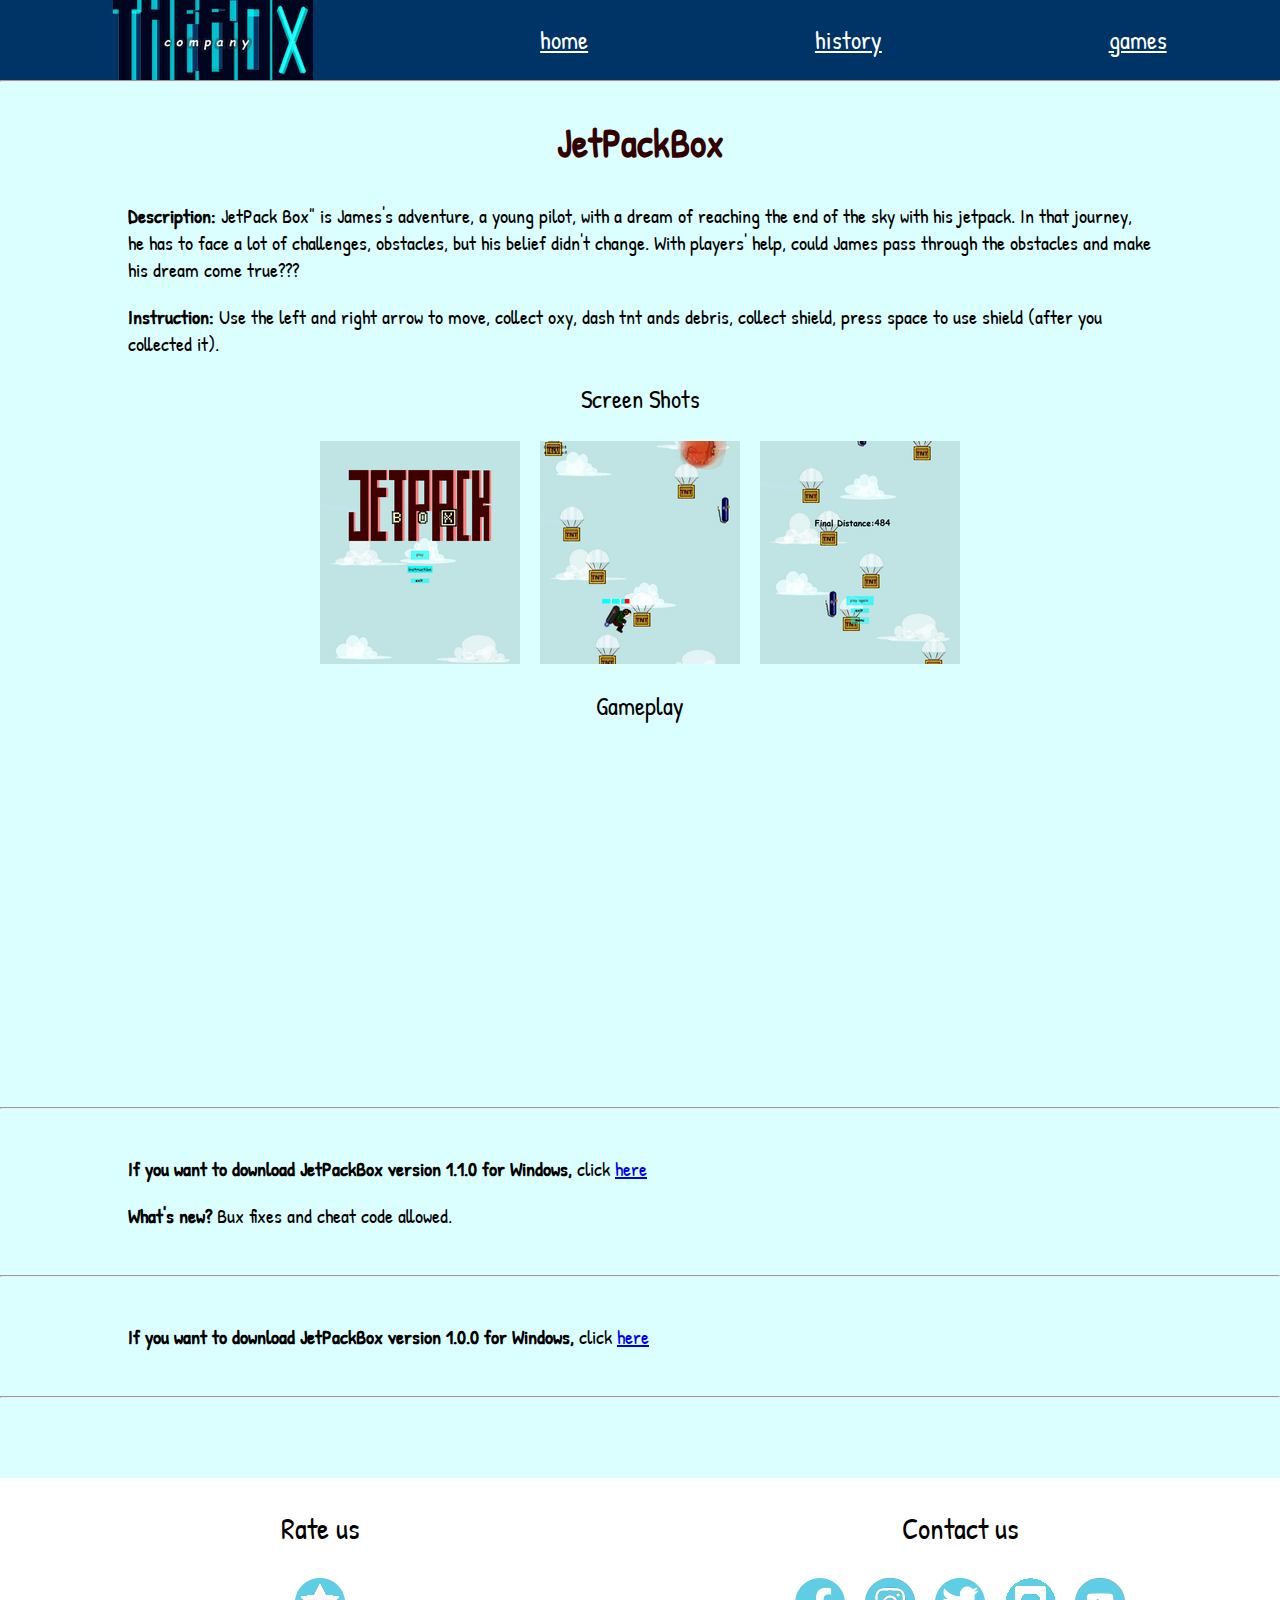
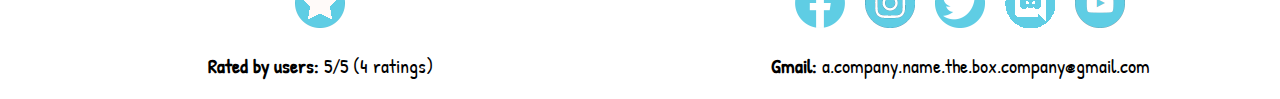
<file: JetPackBox.html>
<!DOCTYPE html>
<html lang="en">

<head>
    <meta charset="UTF-8">
    <meta name="viewport" content="width=device-width, initial-scale=1.0">
    <link rel="stylesheet" href="style.css">
    <link href="https://fonts.googleapis.com/css?family=Patrick+Hand&display=swap" rel="stylesheet">
    <title>JetPackBox | Games | TheBoxCompany</title>
    <link rel="icon" href="TheBoxComapnyLogo.png">
    <style>
        html,
        body {
            height: 100%;
            width: 100%;
            margin: 0px;
        }
    </style>
</head>

<body>
    <div class="nav-container">
        <img src="s_theboxcompany_0.png" alt="">
        <a class="fontmenu" href="index.html">home</a>
        <a class="fontmenu" href="history.html">history</a>
        <a class="fontmenu" href="game.html">games</a>
    </div>
    <div style="margin-top: 80px; background-color: rgb(219, 255, 255)">
        <hr>
        <h2 class="gametitle">JetPackBox</h2>

        <p class="word" style="padding: 0 10%;"><strong>Description: </strong> JetPack
            Box" is James's adventure, a young pilot, with a dream of reaching
            the end of the sky with his jetpack. In that journey, he has to face a lot of challenges, obstacles,
            but
            his belief didn't change. With players' help, could James pass through the obstacles and make his dream
            come
            true???

            </strong> </p>
        <p class="word" style="padding: 0 10%;"><strong>Instruction:</strong>
            Use the left and right arrow to move, collect oxy, dash tnt ands debris, collect shield, press space to use
            shield (after you collected it).
        </p>
        <p class="screenshot">Screen Shots</p>
        <div class="image">
            <img style="margin-right: 20px;" src="screenshot_jetpackbox_1.png" alt="">
            <img style="margin-right: 20px;" src="screenshot_jetpackbox_2.png" alt="">
            <img src="screenshot_jetpackbox_3.png" alt="">
        </div>
        <p class="screenshot">Gameplay</p>
        <div style="display: flex; justify-content: center;">
            <iframe width="560" height="315" src="https://www.youtube.com/embed/GUwCaW9Is_A" frameborder="0"
                        allow="accelerometer; autoplay; encrypted-media; gyroscope; picture-in-picture"
                        allowfullscreen></iframe>
        </div>
        <br>
        <br>
        <hr>
        <div>
            <br>
            <p class="word" style="padding: 0 10%;"> <strong> If you want to download JetPackBox version 1.1.0 for Windows,
                </strong>click <a
                    href="https://drive.google.com/open?id=1yrA6ZO9XPSZsXHsrBb7V7RH5ikaBAXKV">here</a></p>
            <p class="word" style="padding: 0 10%;"><strong>What's new? </strong>Bux fixes and cheat code allowed.</p>
            
            <br>
            <hr>
            <br>
            <p class="word" style="padding: 0 10%;"> <strong> If you want to download JetPackBox version 1.0.0 for Windows,
            </strong>click <a
                href="https://drive.google.com/file/d/1zLKC_8myO1ZyBI6H628y1WE5TS6Ffwr8/view?usp=sharing">here</a></p>
            <br>
            <hr>
            <br>
            <br>
            <br>
            <br>
        </div>
    </div>
    <div style="display: flex; justify-content: space-around;">
        <div style="width: 40%;">
            <p style="text-align: center; font-family: 'Patrick Hand', cursive; font-size: 30px;;">Rate
                us</p>
            <div style="display: flex; justify-content: center;">
                <a href="https://forms.gle/Z1Stx9Uqgine8ijH7">
                    <img src="star.png" alt="">
                </a>
            </div>
            <p style="text-align: center; font-family: 'Patrick Hand', cursive; font-size: 20px;">
                <strong>Rated by users:</strong> 5/5 (4 ratings)</p>
           
        </div>
        <div style="width: 40%; ">
            <p style="text-align: center; font-family: 'Patrick Hand', cursive; font-size: 30px;  
        ">Contact us
            </p>
            <div>
                <div style="display: flex; justify-content: center;">
                    <a href="https://www.facebook.com/The-Box-Company-109722807317113/?modal=admin_todo_tour"><img
                            style="margin-right: 20px;" src="facebook_logo.png" alt=""></a>
                    <a href="https://www.instagram.com/_theboxcompany_/?hl=vi"><img src="instagram_logo.png"
                            style="margin-right: 20px;" alt=""></a>
                    <a href="https://twitter.com/TheBoxCompany1"><img src="twitter_logo.png" style="margin-right: 20px;"
                            alt=""></a>
                    <a href="https://discord.gg/6uBYk5J"><img src="discord-logo.png" style="margin-right: 20px;"
                                alt=""></a>        
                    <a href="https://www.youtube.com/channel/UCj0L_D2-Um7wrR2RdsnXzCQ"><img src="youtube_logo.png"
                            alt=""></a>
                </div>
                <p style="text-align: center; font-family: 'Patrick Hand', cursive; font-size: 20px;">
                    <strong>Gmail: </strong>a.company.name.the.box.company@gmail.com</p>

            </div>
        </div>
    </div>
</body>

</html>
</file>
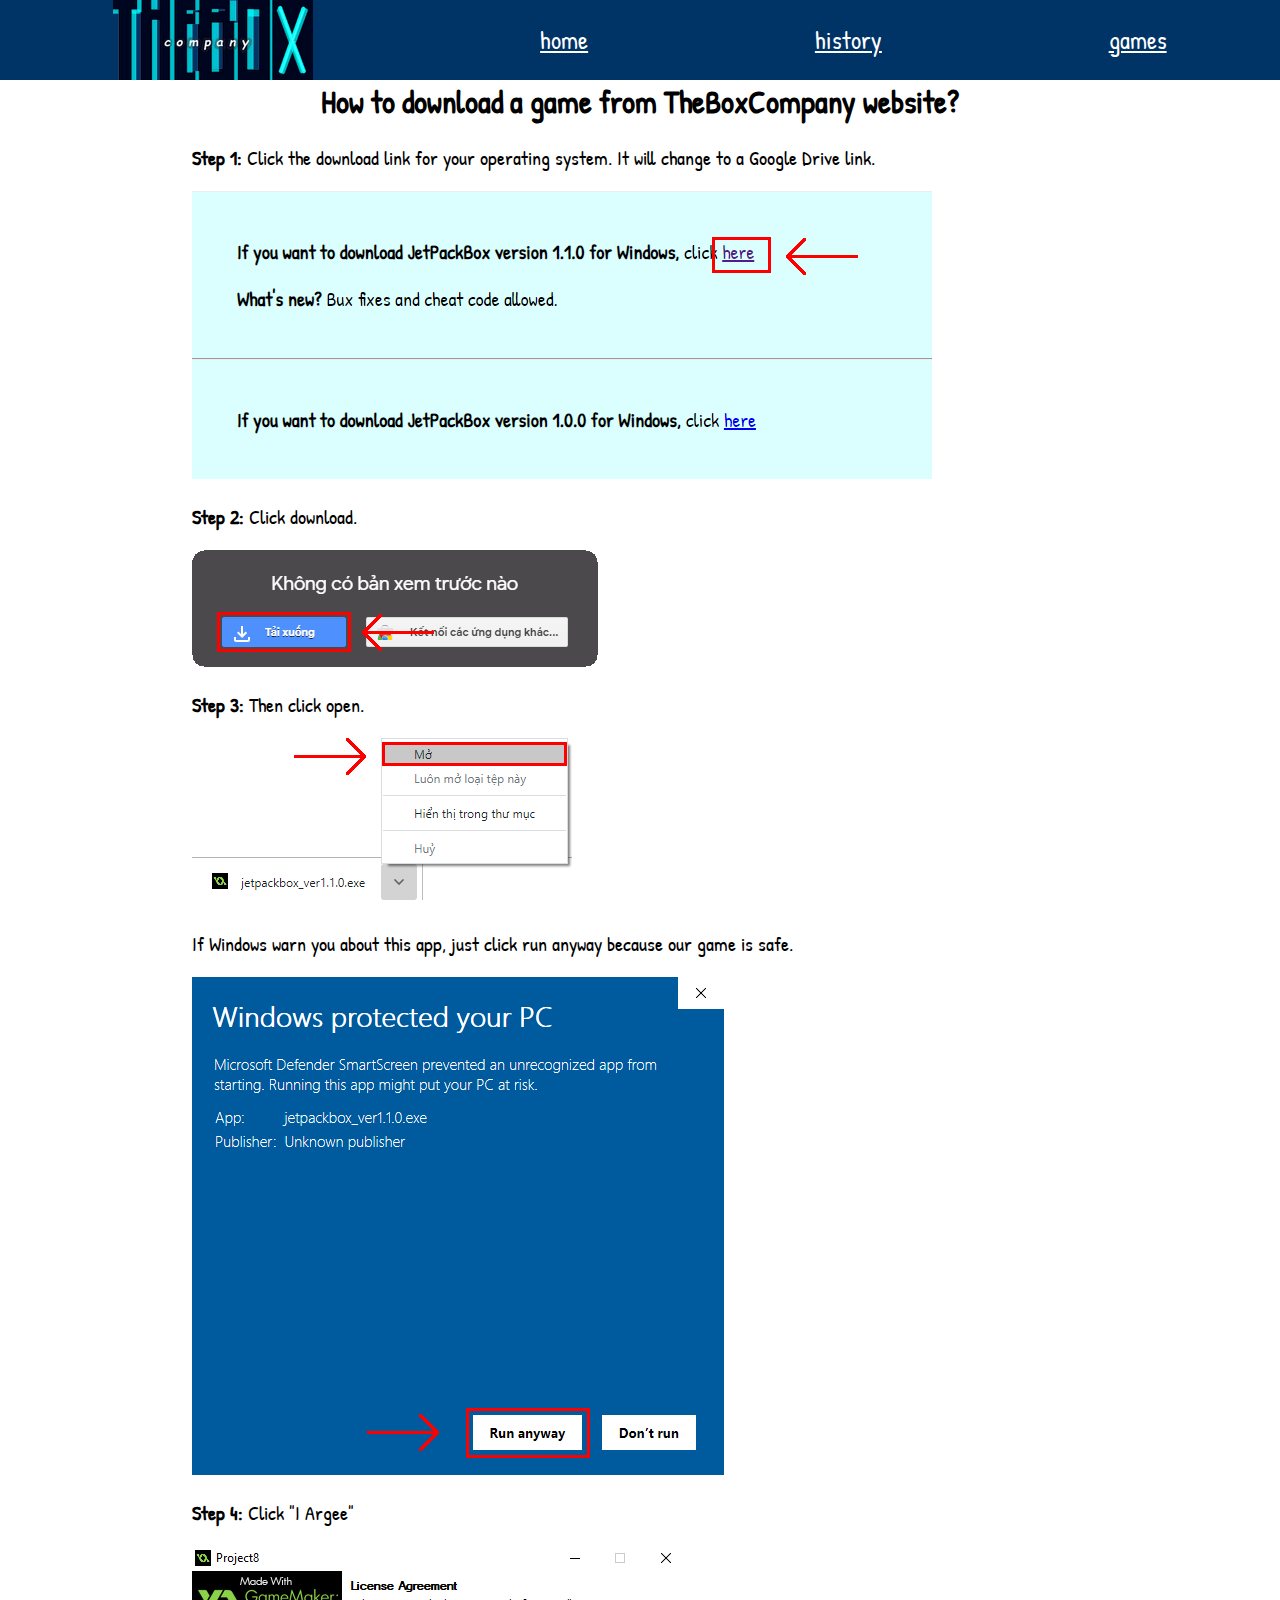
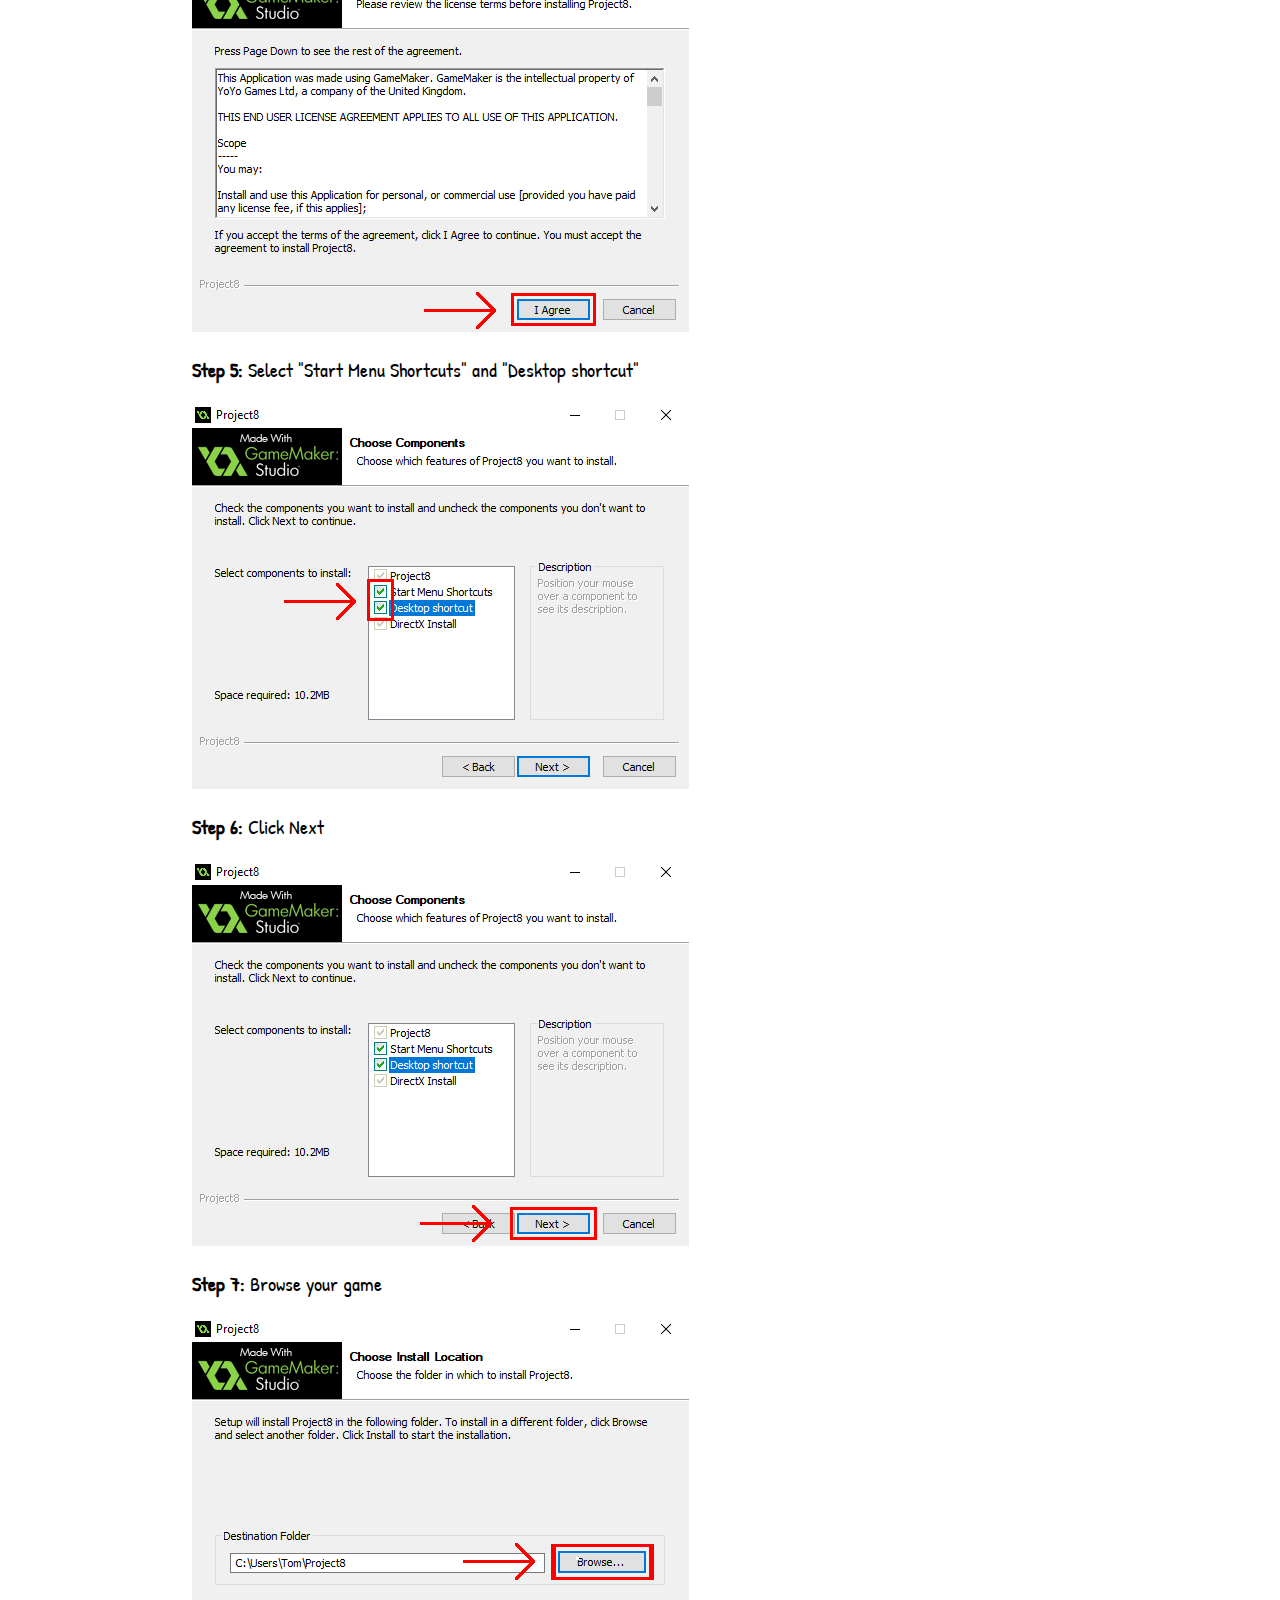
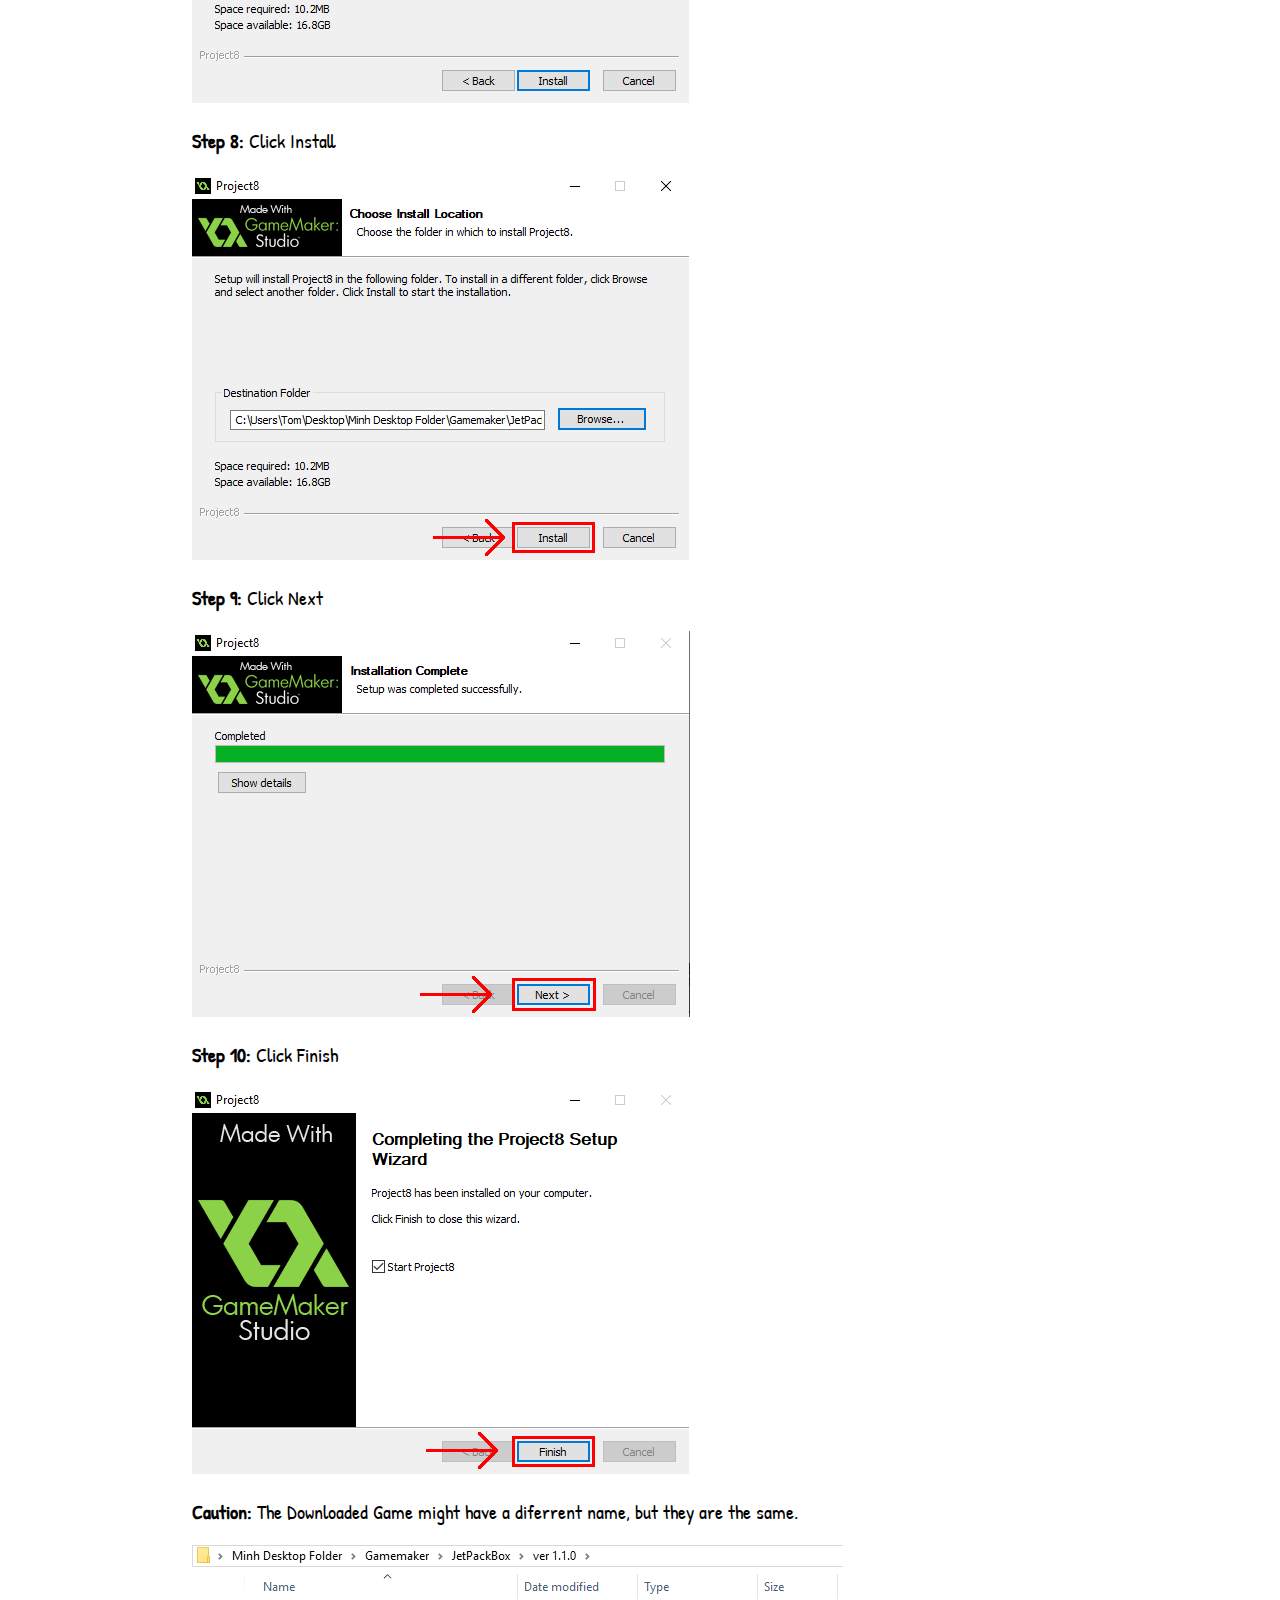
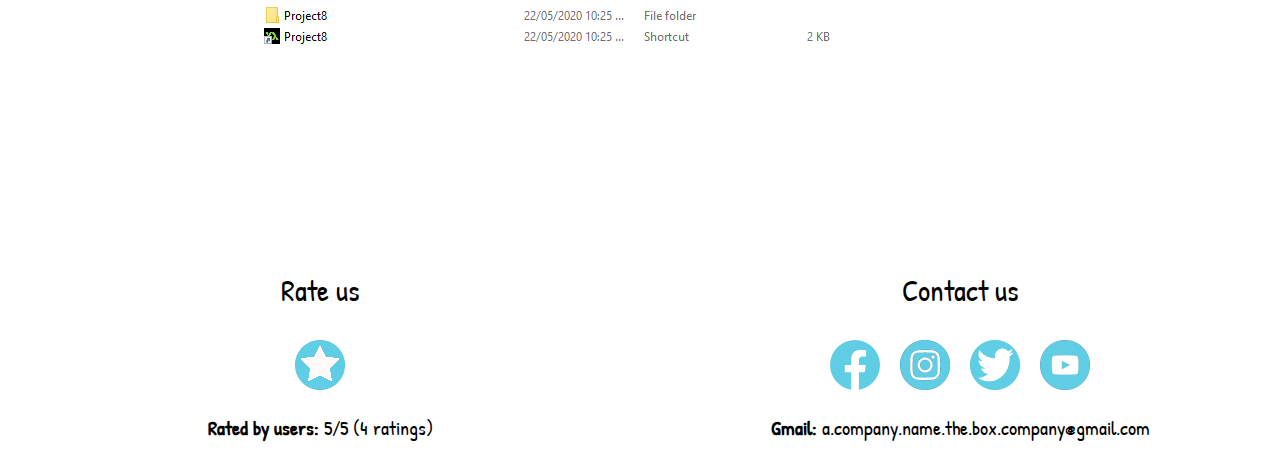
<file: news#1-how-to-download-a-game-from-theboxcompany-website.html>
<!DOCTYPE html>
<html lang="en">
<head>
    <meta charset="UTF-8">
    <meta name="viewport" content="width=device-width, initial-scale=1.0">
    <link rel="stylesheet" href="style.css">
    <link href="https://fonts.googleapis.com/css?family=Patrick+Hand&display=swap" rel="stylesheet">
    <link rel="icon" href="TheBoxComapnyLogo.png">
    <style>
        html,
        body {
            height: 100%;
            width: 100%;
            margin: 0px;
        }
    </style>
    <title>How to download a game from TheBoxCompany website? | TheBoxCompany</title>
</head>
<body>
    <div class="nav-container">
        <img src="s_theboxcompany_0.png" alt="">
        <a class="fontmenu" href="index.html">home</a>
        <a class="fontmenu" href="history.html">history</a>
        <a class="fontmenu" href="game.html">games</a>
    </div>
    <div style="margin-top: 80px;">
        <h1>How to download a game from TheBoxCompany website?</h1>
        <div style="padding: 0 15%;">
            <p class="word"><strong>Step 1:</strong> Click the download link for your operating system. It will change to a Google Drive link.</p>
            <img src="step1new1.png" alt="">
            <br>
            <p class="word"><strong>Step 2:</strong> Click download.</p>
            <img src="step2news1.png" alt="">
            <br>
            <p class="word"><strong>Step 3:</strong> Then click open.</p>
            <img src="step3news1.png" alt="">
            <p class="word">If Windows warn you about this app, just click run anyway because our game is safe.</p>
            <img src="step3.png" alt="">
            <br>
            <p class="word"><strong>Step 4:</strong> Click "I Argee"</p>
            <img src="step4news1.png" alt="">
            <br>
            <p class="word"><strong>Step 5:</strong> Select "Start Menu Shortcuts" and "Desktop shortcut" </p>
            <img src="step5news1.png" alt="">
            <p class="word"><strong>Step 6:</strong> Click Next </p>
            <img src="step5.5news1.png" alt="">
            <br>
            <p class="word"><strong>Step 7:</strong> Browse your game </p>
            <img src="step6news1.png" alt="">
            <br>
            <p class="word"><strong>Step 8:</strong> Click Install </p>
            <img src="step7news1.png" alt="">
            <br>
            <p class="word"><strong>Step 9:</strong> Click Next </p>
            <img src="step8new1.png" alt="">
            <br>
            <p class="word"><strong>Step 10:</strong> Click Finish </p>
            <img src="step9news1.png" alt="">
            <br>
            <p class="word"><strong>Caution:</strong> The Downloaded Game might have a diferrent name, but they are the same. </p>
            <img src="step10news1.png" alt="">
            <br>
            <br>
            <br>
            <br>
            <br>
        </div>
        
    </div>
    <div style="display: flex; justify-content: space-around; margin-top: 100px;">
        <div style="width: 40%;">
            <p style="text-align: center; font-family: 'Patrick Hand', cursive; font-size: 30px;;">Rate
                us</p>
            <div style="display: flex; justify-content: center;">
                <a href="https://forms.gle/Z1Stx9Uqgine8ijH7">
                    <img src="star.png" alt="">
                </a>
            </div>
            <p style="text-align: center; font-family: 'Patrick Hand', cursive; font-size: 20px;">
                <strong>Rated by users:</strong> 5/5 (4 ratings)</p>

        </div>
        <div style="width: 40%; ">
            <p style="text-align: center; font-family: 'Patrick Hand', cursive; font-size: 30px;  
        ">Contact us
            </p>
            <div>
                <div style="display: flex; justify-content: center;">
                    <a href="https://www.facebook.com/The-Box-Company-109722807317113/?modal=admin_todo_tour"><img
                            style="margin-right: 20px;" src="facebook_logo.png" alt=""></a>
                    <a href="https://www.instagram.com/_theboxcompany_/?hl=vi"><img src="instagram_logo.png"
                            style="margin-right: 20px;" alt=""></a>
                    <a href="https://twitter.com/TheBoxCompany1"><img src="twitter_logo.png" style="margin-right: 20px;"
                            alt=""></a>
                    <a href="https://www.youtube.com/channel/UCj0L_D2-Um7wrR2RdsnXzCQ"><img src="youtube_logo.png"
                            alt=""></a>
                </div>
                <p style="text-align: center; font-family: 'Patrick Hand', cursive; font-size: 20px;">
                    <strong>Gmail: </strong>a.company.name.the.box.company@gmail.com</p>

            </div>
        </div>
    </div>

</body>
</html>
</file>
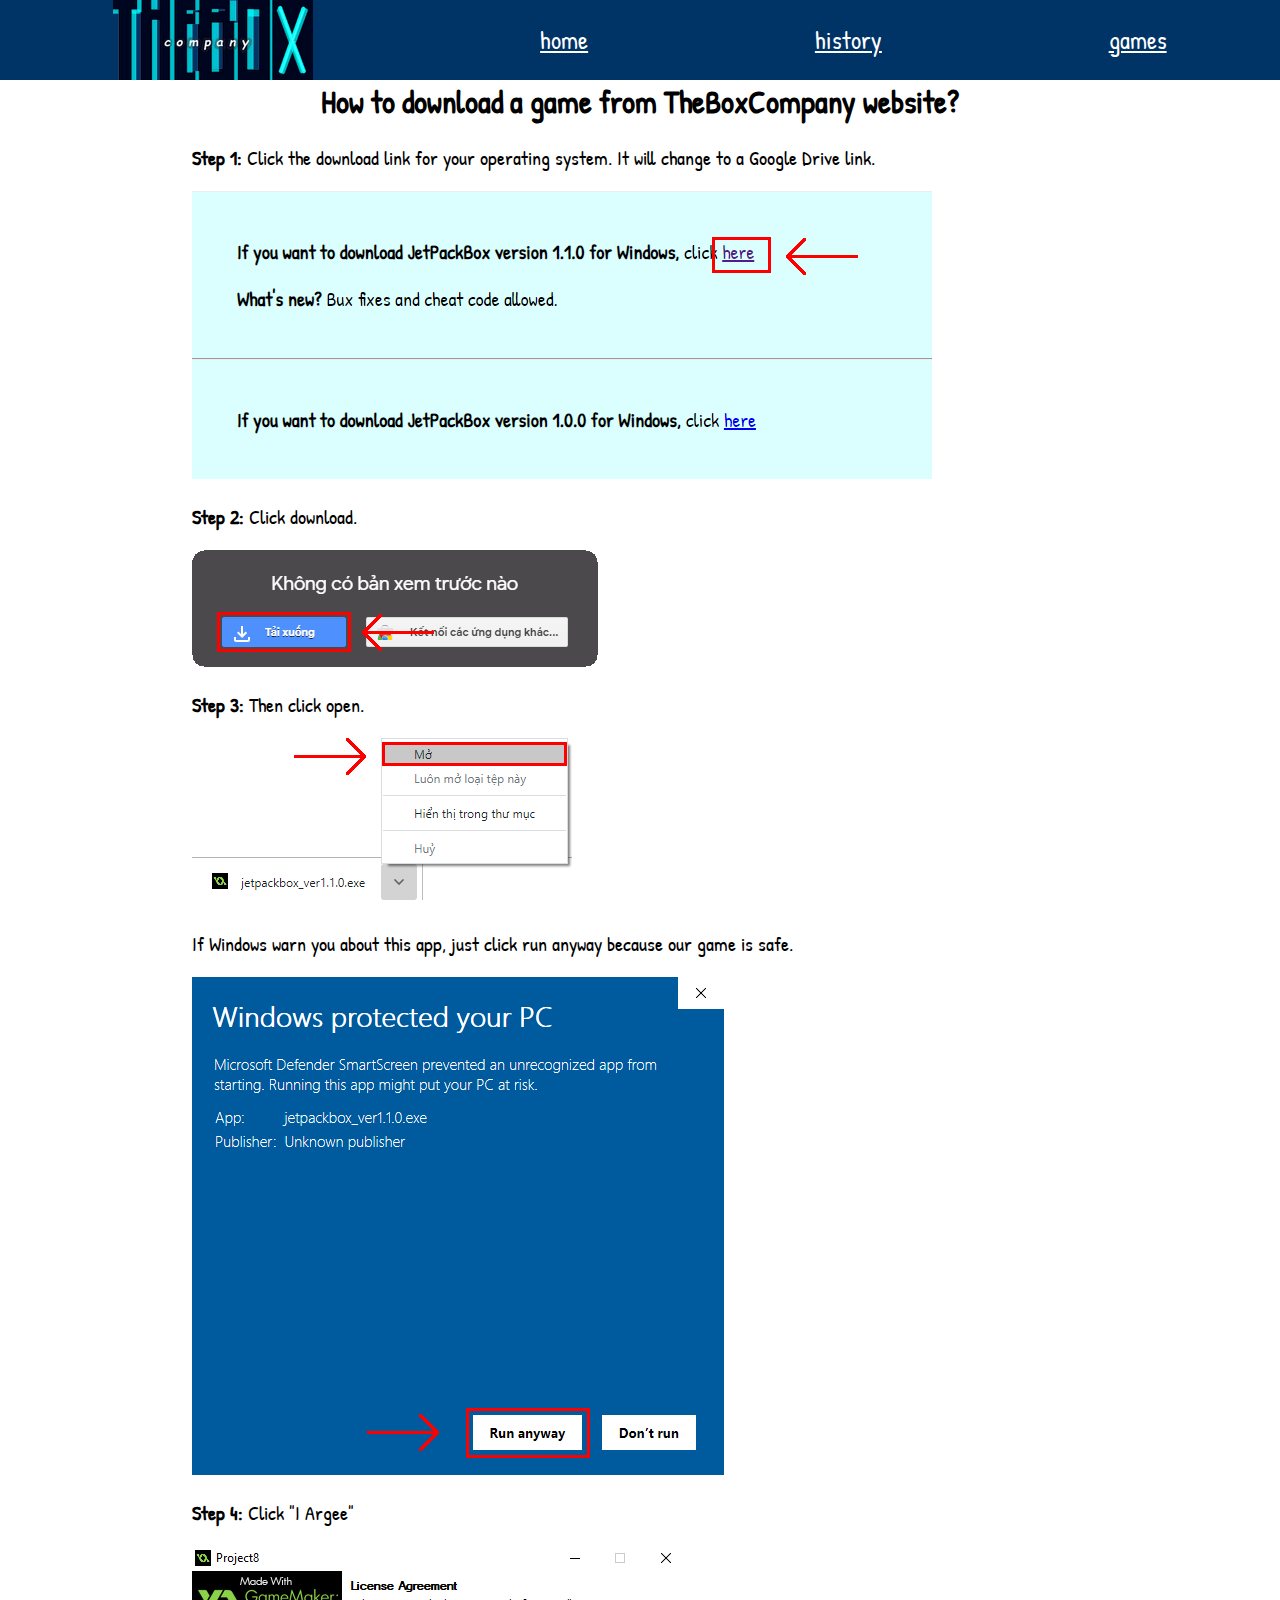
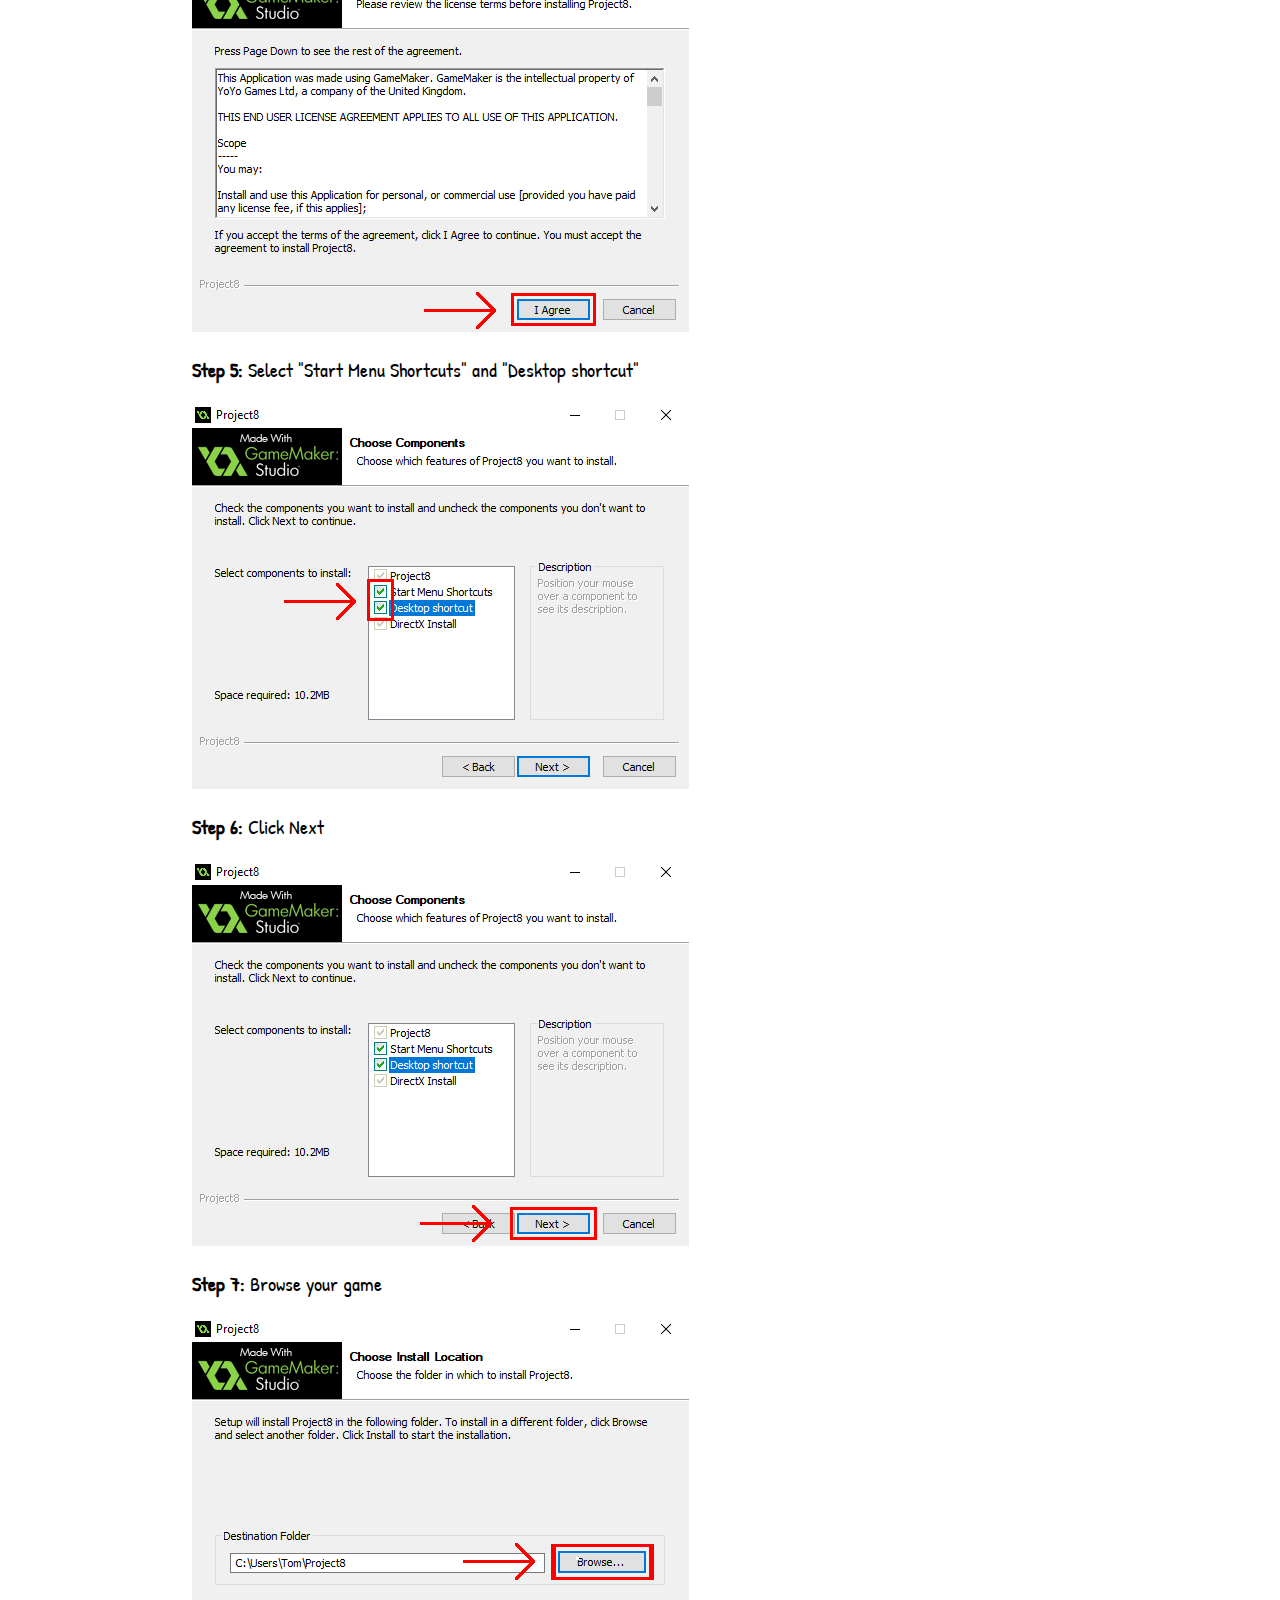
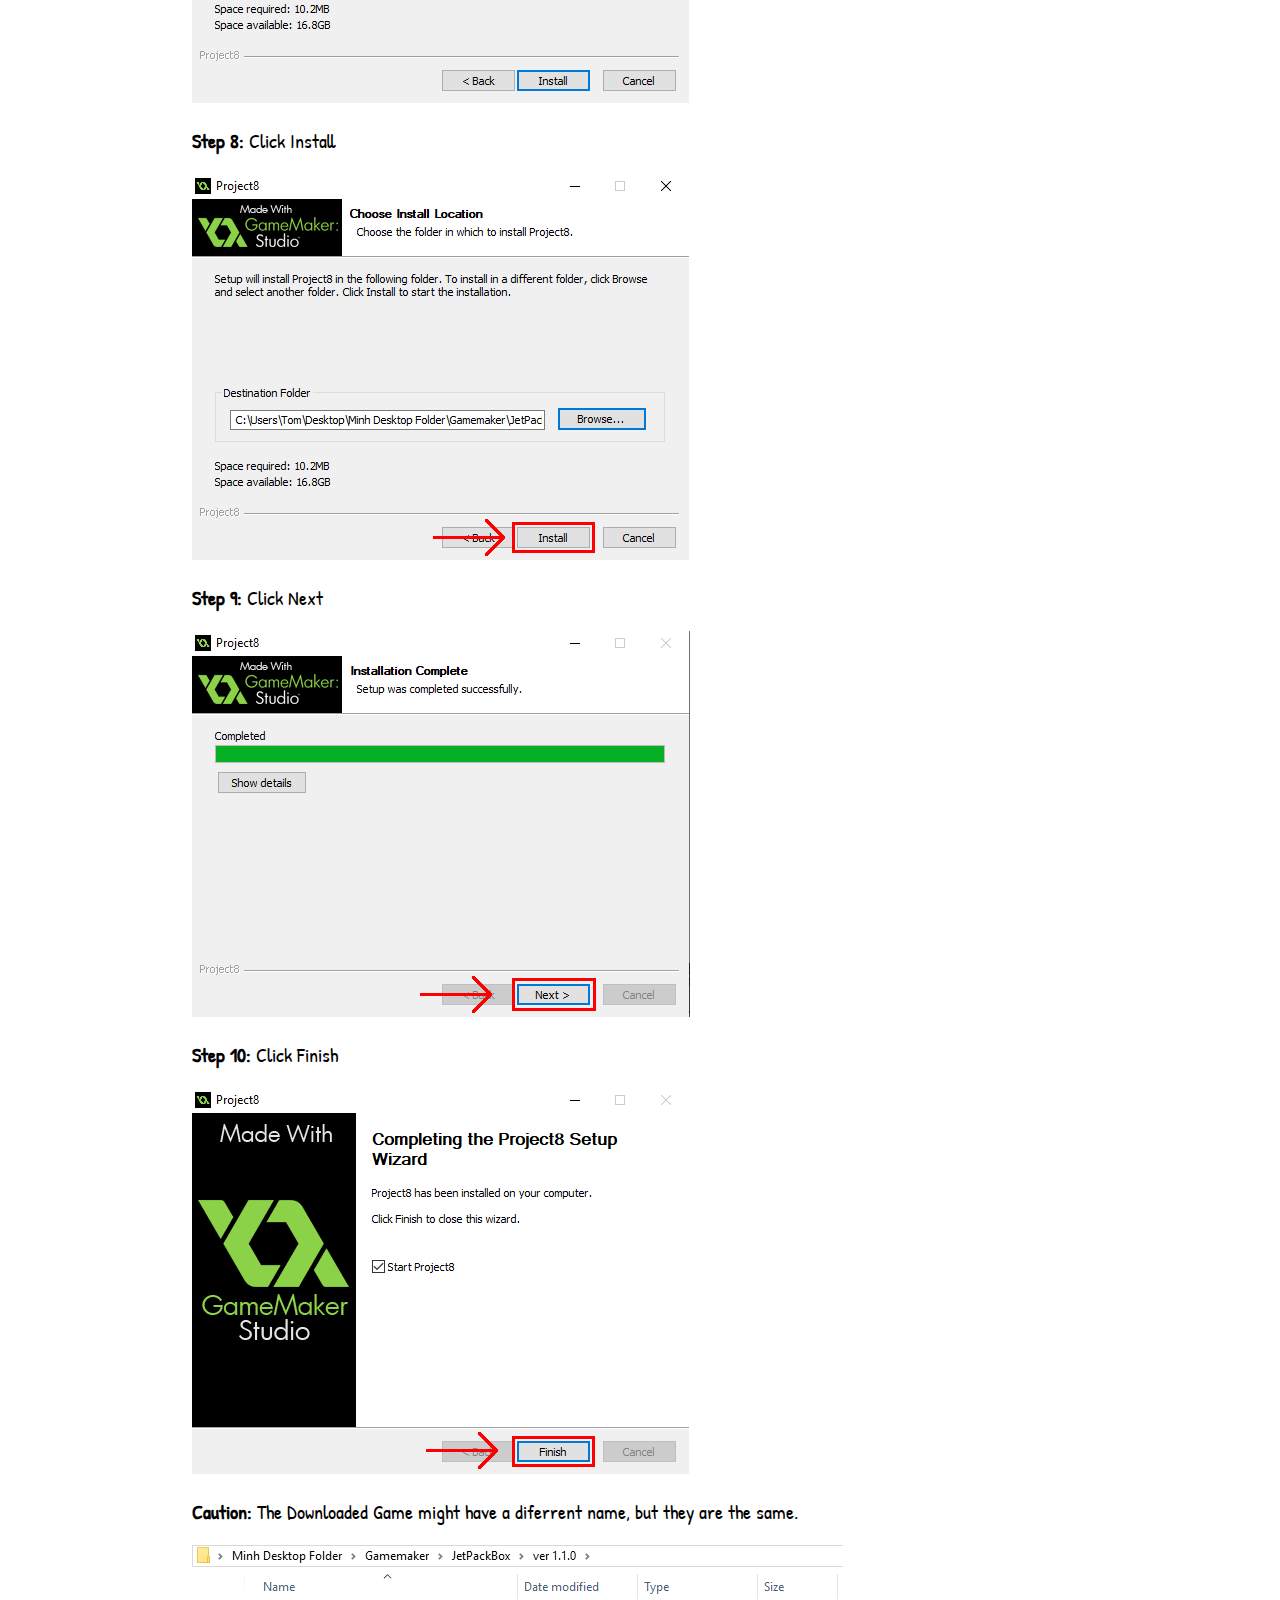
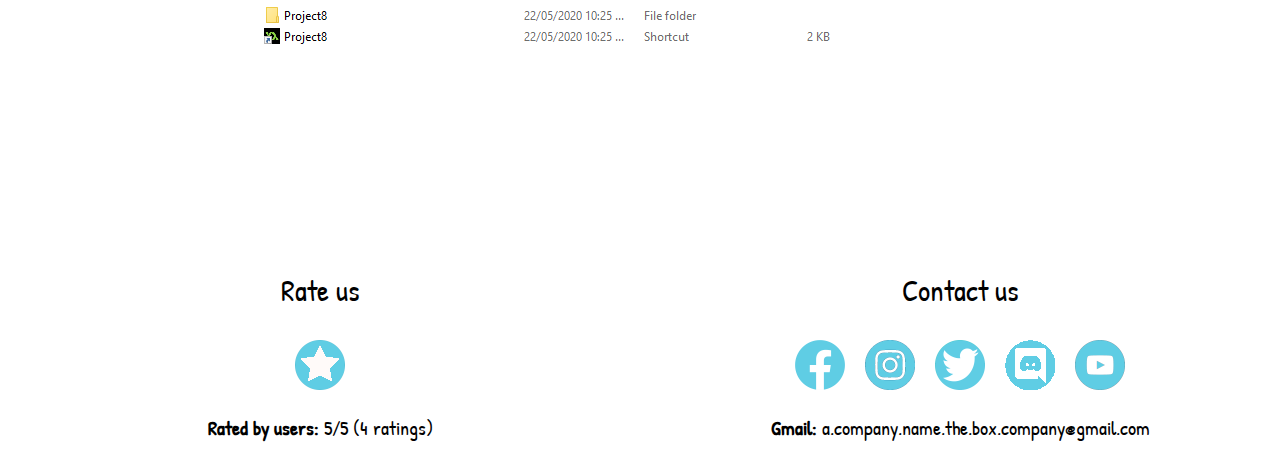
<file: news1-how-to-download-a-game-from-theboxcompany-website.html>
<!DOCTYPE html>
<html lang="en">
<head>
    <meta charset="UTF-8">
    <meta name="viewport" content="width=device-width, initial-scale=1.0">
    <link rel="stylesheet" href="style.css">
    <link href="https://fonts.googleapis.com/css?family=Patrick+Hand&display=swap" rel="stylesheet">
    <link rel="icon" href="TheBoxComapnyLogo.png">
    <style>
        html,
        body {
            height: 100%;
            width: 100%;
            margin: 0px;
        }
    </style>
    <title>How to download a game from TheBoxCompany website? | TheBoxCompany</title>
</head>
<body>
    <div class="nav-container">
        <img src="s_theboxcompany_0.png" alt="">
        <a class="fontmenu" href="index.html">home</a>
        <a class="fontmenu" href="history.html">history</a>
        <a class="fontmenu" href="game.html">games</a>
    </div>
    <div style="margin-top: 80px;">
        <h1>How to download a game from TheBoxCompany website?</h1>
        <div style="padding: 0 15%;">
            <p class="word"><strong>Step 1:</strong> Click the download link for your operating system. It will change to a Google Drive link.</p>
            <img src="step1new1.png" alt="">
            <br>
            <p class="word"><strong>Step 2:</strong> Click download.</p>
            <img src="step2news1.png" alt="">
            <br>
            <p class="word"><strong>Step 3:</strong> Then click open.</p>
            <img src="step3news1.png" alt="">
            <p class="word">If Windows warn you about this app, just click run anyway because our game is safe.</p>
            <img src="step3.png" alt="">
            <br>
            <p class="word"><strong>Step 4:</strong> Click "I Argee"</p>
            <img src="step4news1.png" alt="">
            <br>
            <p class="word"><strong>Step 5:</strong> Select "Start Menu Shortcuts" and "Desktop shortcut" </p>
            <img src="step5news1.png" alt="">
            <p class="word"><strong>Step 6:</strong> Click Next </p>
            <img src="step5.5news1.png" alt="">
            <br>
            <p class="word"><strong>Step 7:</strong> Browse your game </p>
            <img src="step6news1.png" alt="">
            <br>
            <p class="word"><strong>Step 8:</strong> Click Install </p>
            <img src="step7news1.png" alt="">
            <br>
            <p class="word"><strong>Step 9:</strong> Click Next </p>
            <img src="step8new1.png" alt="">
            <br>
            <p class="word"><strong>Step 10:</strong> Click Finish </p>
            <img src="step9news1.png" alt="">
            <br>
            <p class="word"><strong>Caution:</strong> The Downloaded Game might have a diferrent name, but they are the same. </p>
            <img src="step10news1.png" alt="">
            <br>
            <br>
            <br>
            <br>
            <br>
        </div>
        
    </div>
    <div style="display: flex; justify-content: space-around; margin-top: 100px;">
        <div style="width: 40%;">
            <p style="text-align: center; font-family: 'Patrick Hand', cursive; font-size: 30px;;">Rate
                us</p>
            <div style="display: flex; justify-content: center;">
                <a href="https://forms.gle/Z1Stx9Uqgine8ijH7">
                    <img src="star.png" alt="">
                </a>
            </div>
            <p style="text-align: center; font-family: 'Patrick Hand', cursive; font-size: 20px;">
                <strong>Rated by users:</strong> 5/5 (4 ratings)</p>

        </div>
        <div style="width: 40%; ">
            <p style="text-align: center; font-family: 'Patrick Hand', cursive; font-size: 30px;  
        ">Contact us
            </p>
            <div>
                <div style="display: flex; justify-content: center;">
                    <a href="https://www.facebook.com/The-Box-Company-109722807317113/?modal=admin_todo_tour"><img
                            style="margin-right: 20px;" src="facebook_logo.png" alt=""></a>
                    <a href="https://www.instagram.com/_theboxcompany_/?hl=vi"><img src="instagram_logo.png"
                            style="margin-right: 20px;" alt=""></a>
                    <a href="https://twitter.com/TheBoxCompany1"><img src="twitter_logo.png" style="margin-right: 20px;"
                            alt=""></a>
                    <a href="https://discord.gg/6uBYk5J"><img src="discord-logo.png" style="margin-right: 20px;"
                                alt=""></a>
                    <a href="https://www.youtube.com/channel/UCj0L_D2-Um7wrR2RdsnXzCQ"><img src="youtube_logo.png"
                            alt=""></a>
                </div>
                <p style="text-align: center; font-family: 'Patrick Hand', cursive; font-size: 20px;">
                    <strong>Gmail: </strong>a.company.name.the.box.company@gmail.com</p>

            </div>
        </div>
    </div>

</body>
</html>
</file>
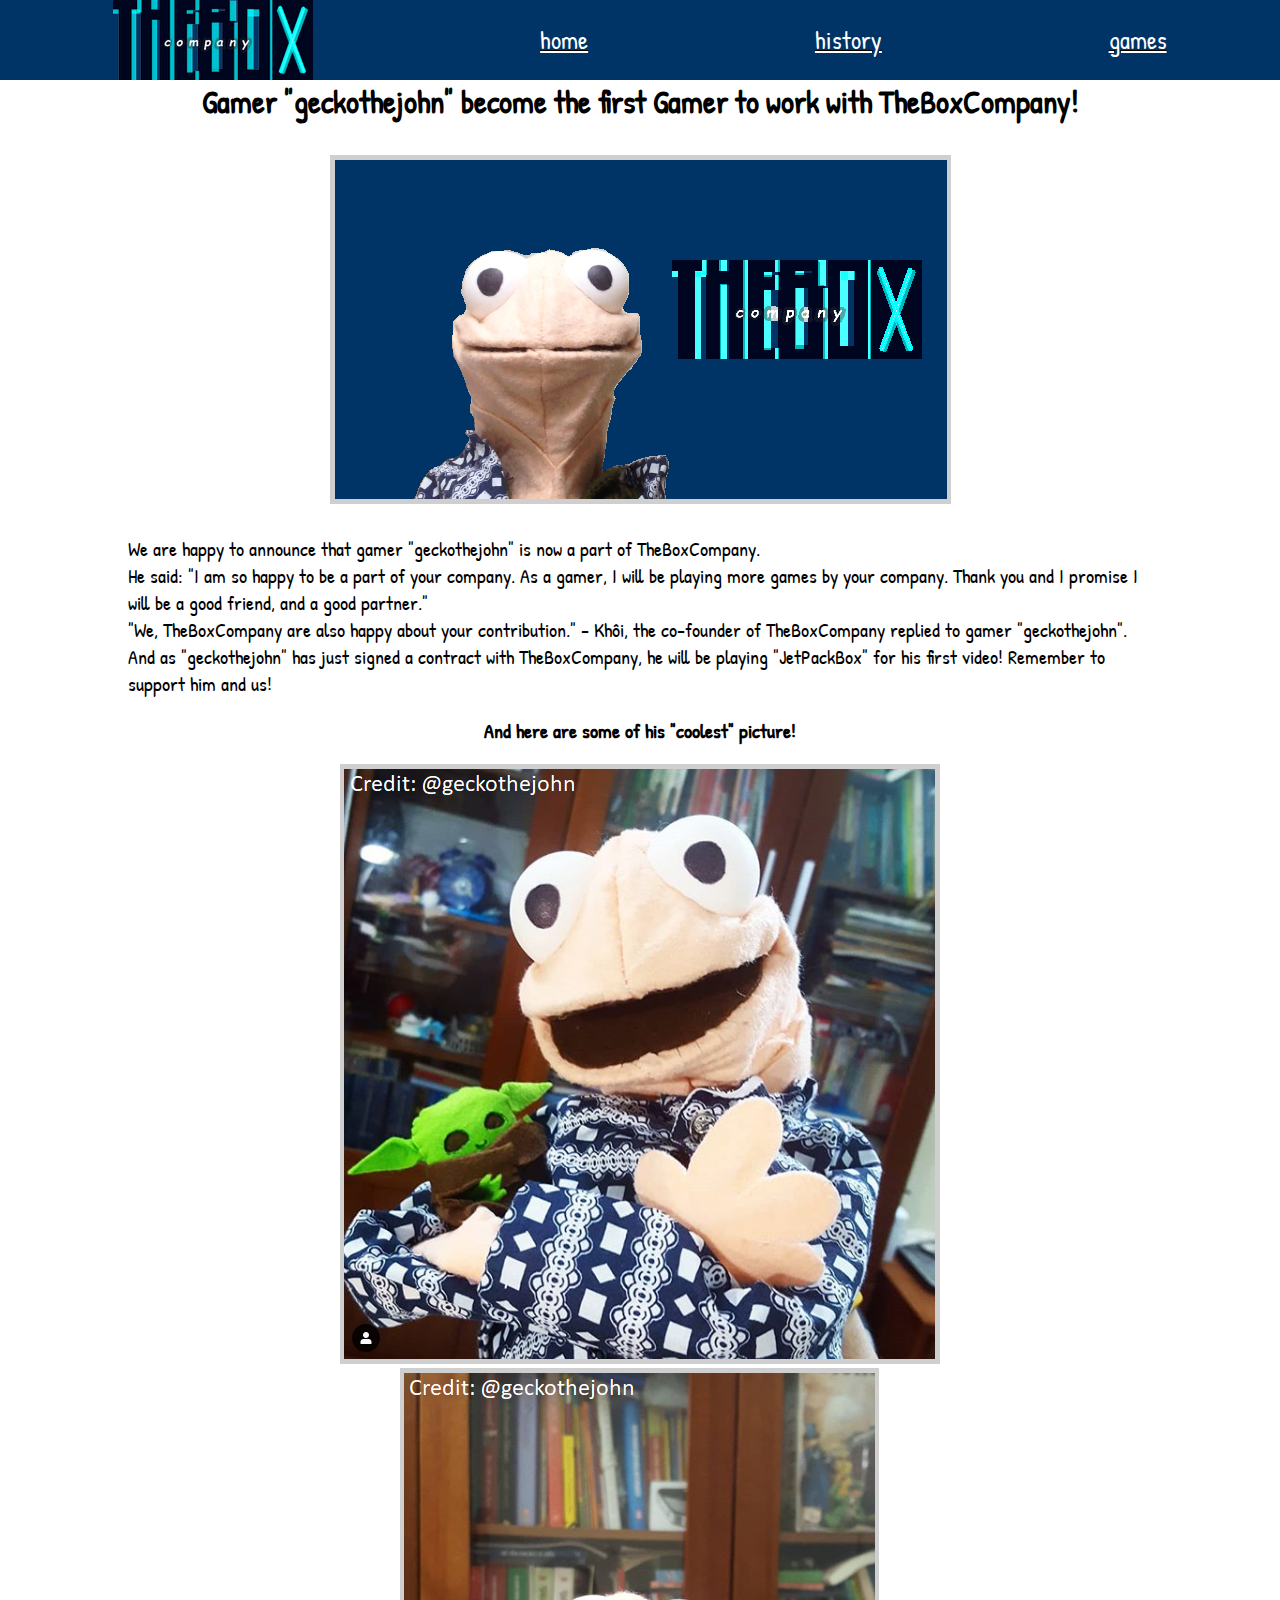
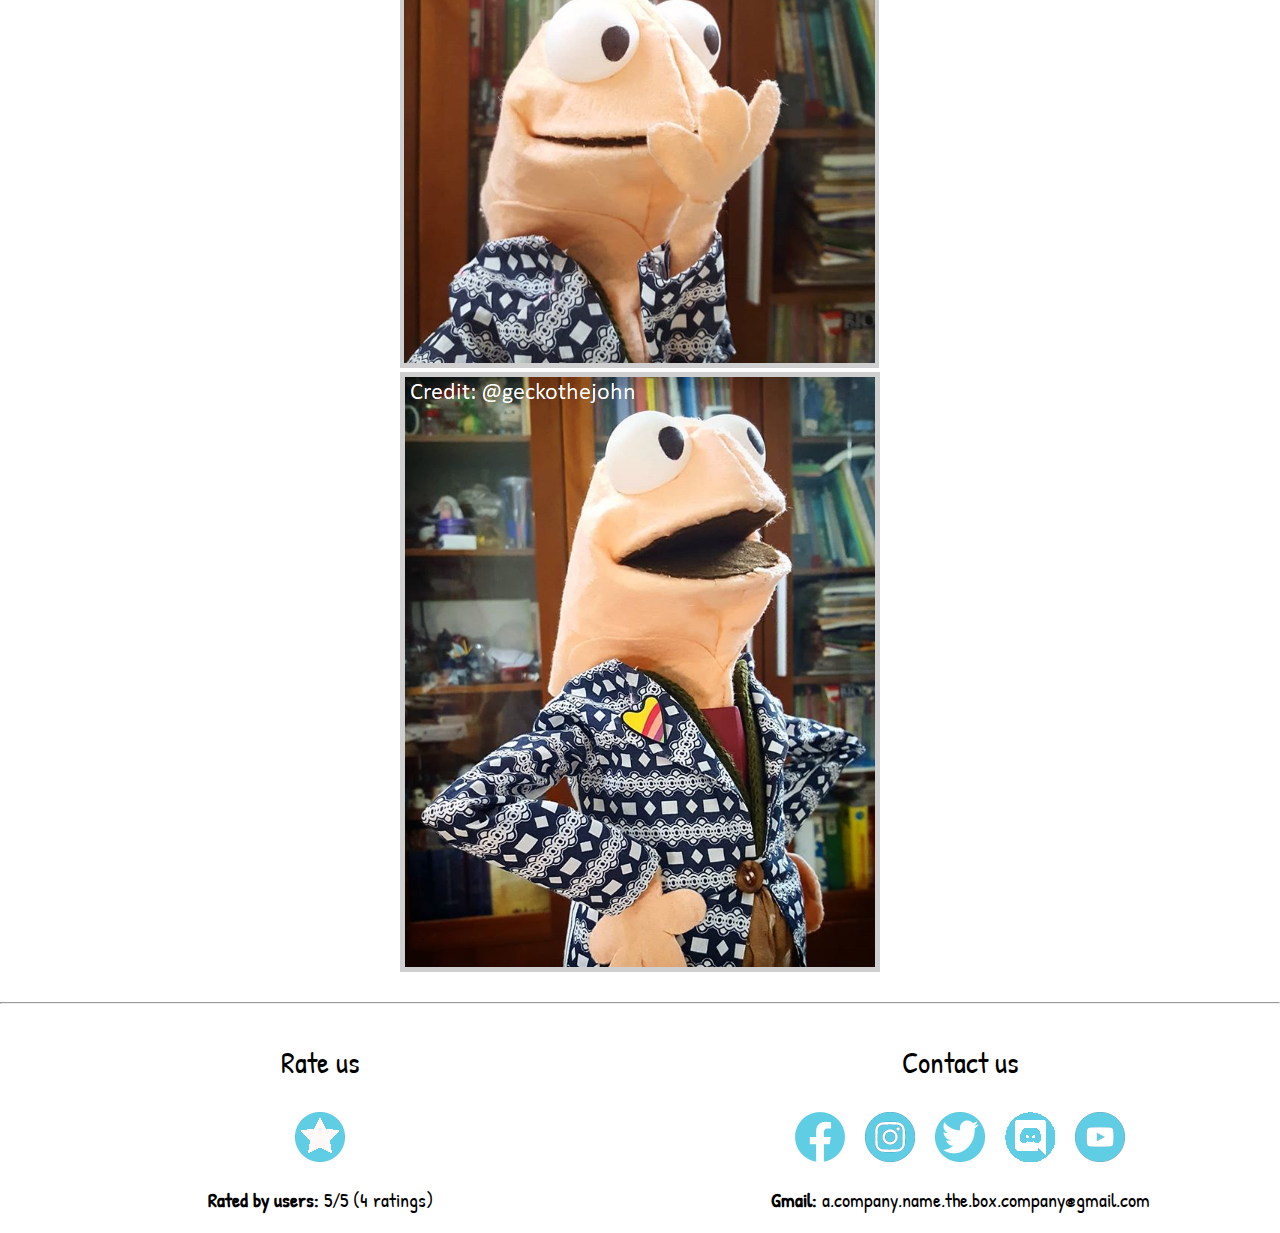
<file: news2-geckothejohn-become-the-first-gamer-to-work-with-TheBoxCompany.html>
<!DOCTYPE html>
<html lang="en">

<head>
    <meta charset="UTF-8">
    <meta name="viewport" content="width=device-width, initial-scale=1.0">
    <meta http-equiv="X-UA-Compatible" content="ie=edge">
    <link rel="stylesheet" href="style.css">
    <link href="https://fonts.googleapis.com/css?family=Patrick+Hand&display=swap" rel="stylesheet">
    <link rel="icon" href="TheBoxComapnyLogo.png">
    <style>
        html,
        body {
            height: 100%;
            width: 100%;
            margin: 0px;
        }
    </style>
    <title> Gamer "geckothejohn" become the first Gamer to work with TheBoxCompany! | TheBoxCompany</title>
</head>

<body>
    <div class="nav-container"
        style="width: 100%; height: 80px; position: fixed; top: 0px; display: flex; justify-content: space-around; align-items: center;background-color: rgb(0, 51, 102);z-index: 1;">
        <img src="s_theboxcompany_0.png" alt="">
        <u><a class="fontmenu" href="index.html">home</a></u>
        <u><a class="fontmenu" href="history.html">history</a></u>
        <u><a class="fontmenu" href="game.html">games</a></u>
    </div>
    <div style="margin-top: 80px">
        <h1>Gamer "geckothejohn" become the first Gamer to work with TheBoxCompany!</p>
            <div>
                <img src="John-the-first-streamer2.png" style="text-align: center" alt="">
            </div>
    </div>
    <div style="padding: 0 10%">
        <p class="word">We are happy to announce that gamer "geckothejohn" is now a part of TheBoxCompany. <br> He said:
            "I am so happy to be a part of your company. As a gamer, I will be playing more games by your company. Thank
            you and I promise I will be a good friend, and a good partner." <br>"We, TheBoxCompany are also happy about
            your contribution." - Khôi, the co-founder of TheBoxCompany replied to gamer "geckothejohn". <br> And as
            "geckothejohn" has just signed a contract with TheBoxCompany, he will be playing "JetPackBox" for his first
            video! Remember to support him and us! </p>
        <p style="text-align:center" class="word"><strong>And here are some of his "coolest" picture!</strong></p>
        <div style="text-align: center;">
            <img src="John-the-first-streamer3.png" style="text-align: center" alt="">
            <br>
            <img src="John-the-first-streamer4.png" style="text-align: center" alt="">
            <br>
            <img src="John-the-first-streamer5.png" style="text-align: center" alt="">
        </div>
    </div>
    <br>
    <hr>
    <div style="display: flex; justify-content: space-around;">
        <div style="width: 40%;">
            <p style="text-align: center; font-family: 'Patrick Hand', cursive; font-size: 30px;;">Rate
                us</p>
            <div style="display: flex; justify-content: center;">
                <a href="https://forms.gle/Z1Stx9Uqgine8ijH7">
                    <img src="star.png" alt="">
                </a>
            </div>
            <p style="text-align: center; font-family: 'Patrick Hand', cursive; font-size: 20px;">
                <strong>Rated by users:</strong> 5/5 (4 ratings)</p>

        </div>
        <div style="width: 40%; ">
            <p style="text-align: center; font-family: 'Patrick Hand', cursive; font-size: 30px;  
        ">Contact us
            </p>
            <div>
                <div style="display: flex; justify-content: center;">
                    <a href="https://www.facebook.com/The-Box-Company-109722807317113/?modal=admin_todo_tour"><img
                            style="margin-right: 20px;" src="facebook_logo.png" alt=""></a>
                    <a href="https://www.instagram.com/_theboxcompany_/?hl=vi"><img src="instagram_logo.png"
                            style="margin-right: 20px;" alt=""></a>
                    <a href="https://twitter.com/TheBoxCompany1"><img src="twitter_logo.png" style="margin-right: 20px;"
                            alt=""></a>
                    <a href="https://discord.gg/6uBYk5J"><img src="discord-logo.png" style="margin-right: 20px;"
                            alt=""></a>
                    <a href="https://www.youtube.com/channel/UCj0L_D2-Um7wrR2RdsnXzCQ"><img src="youtube_logo.png"
                            alt=""></a>
                </div>
                <p style="text-align: center; font-family: 'Patrick Hand', cursive; font-size: 20px;">
                    <strong>Gmail: </strong>a.company.name.the.box.company@gmail.com</p>

            </div>
        </div>
    </div>
</body>

</html>
</file>
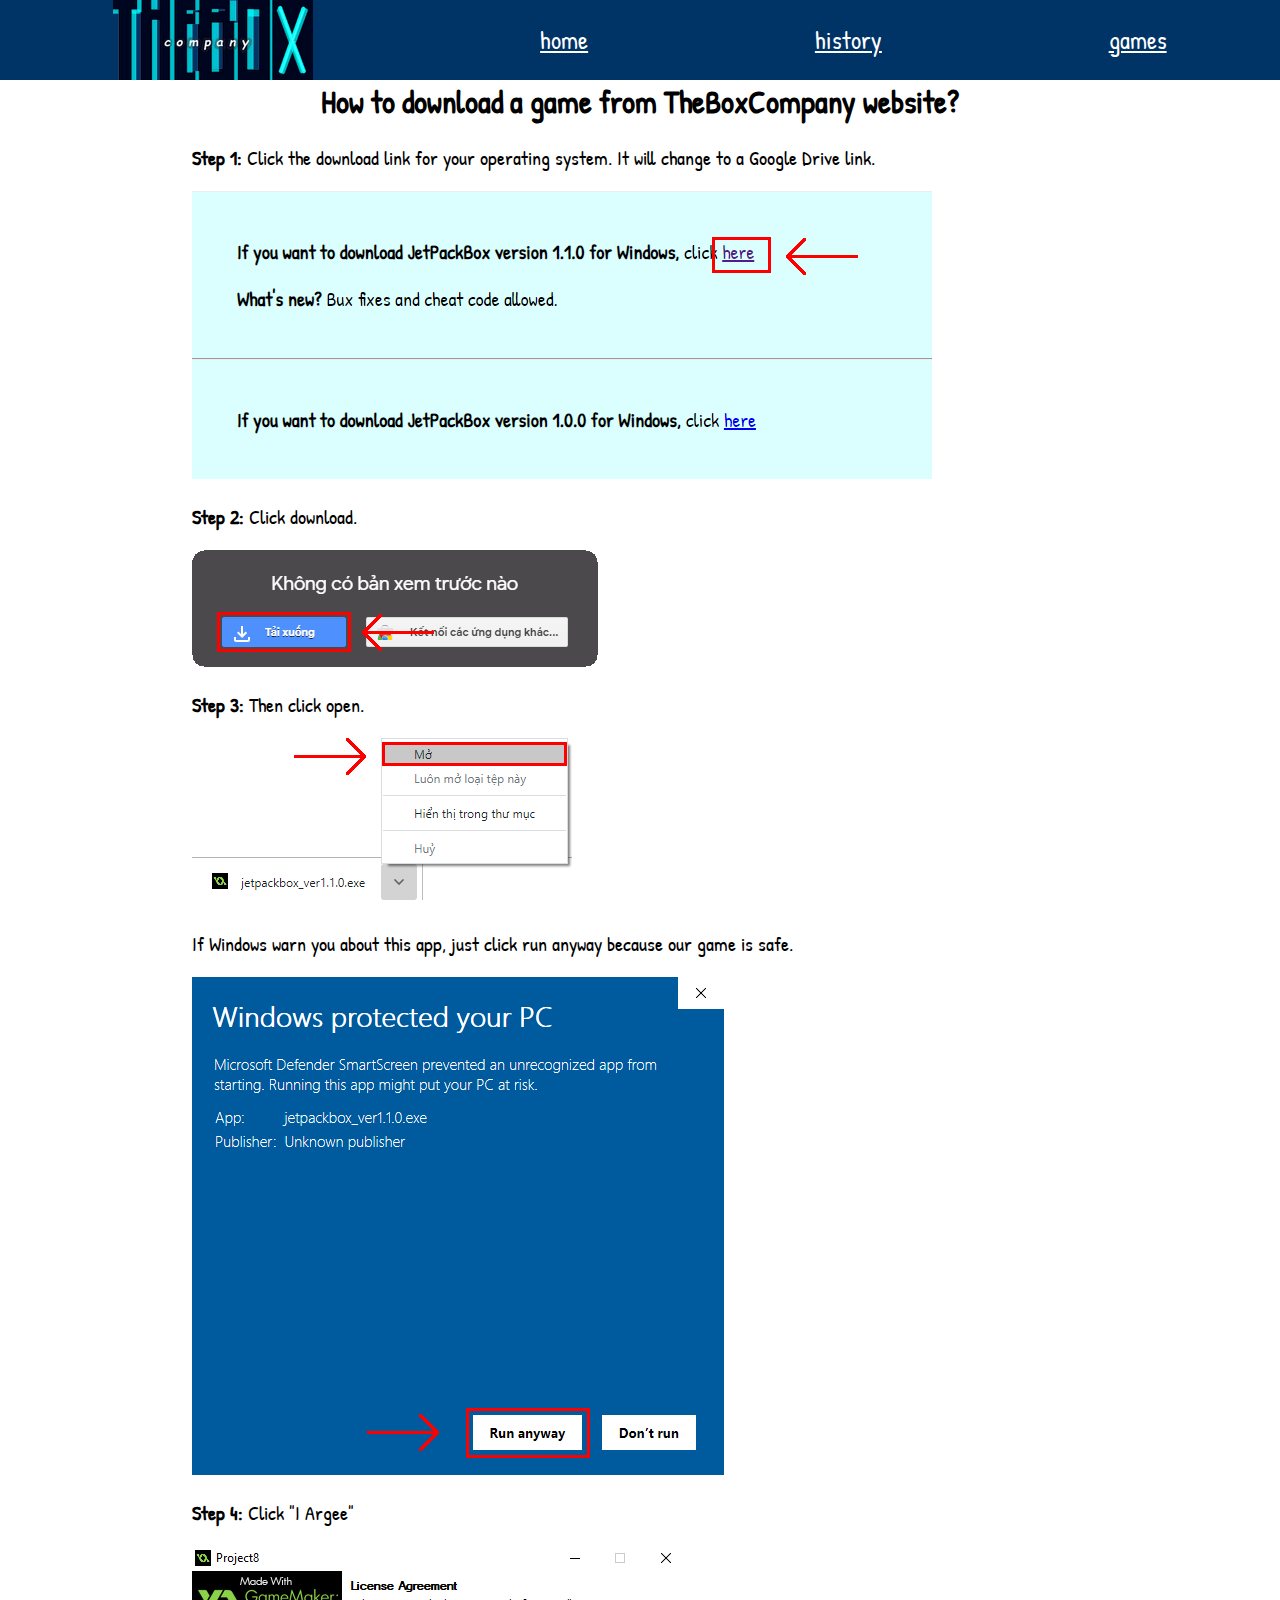
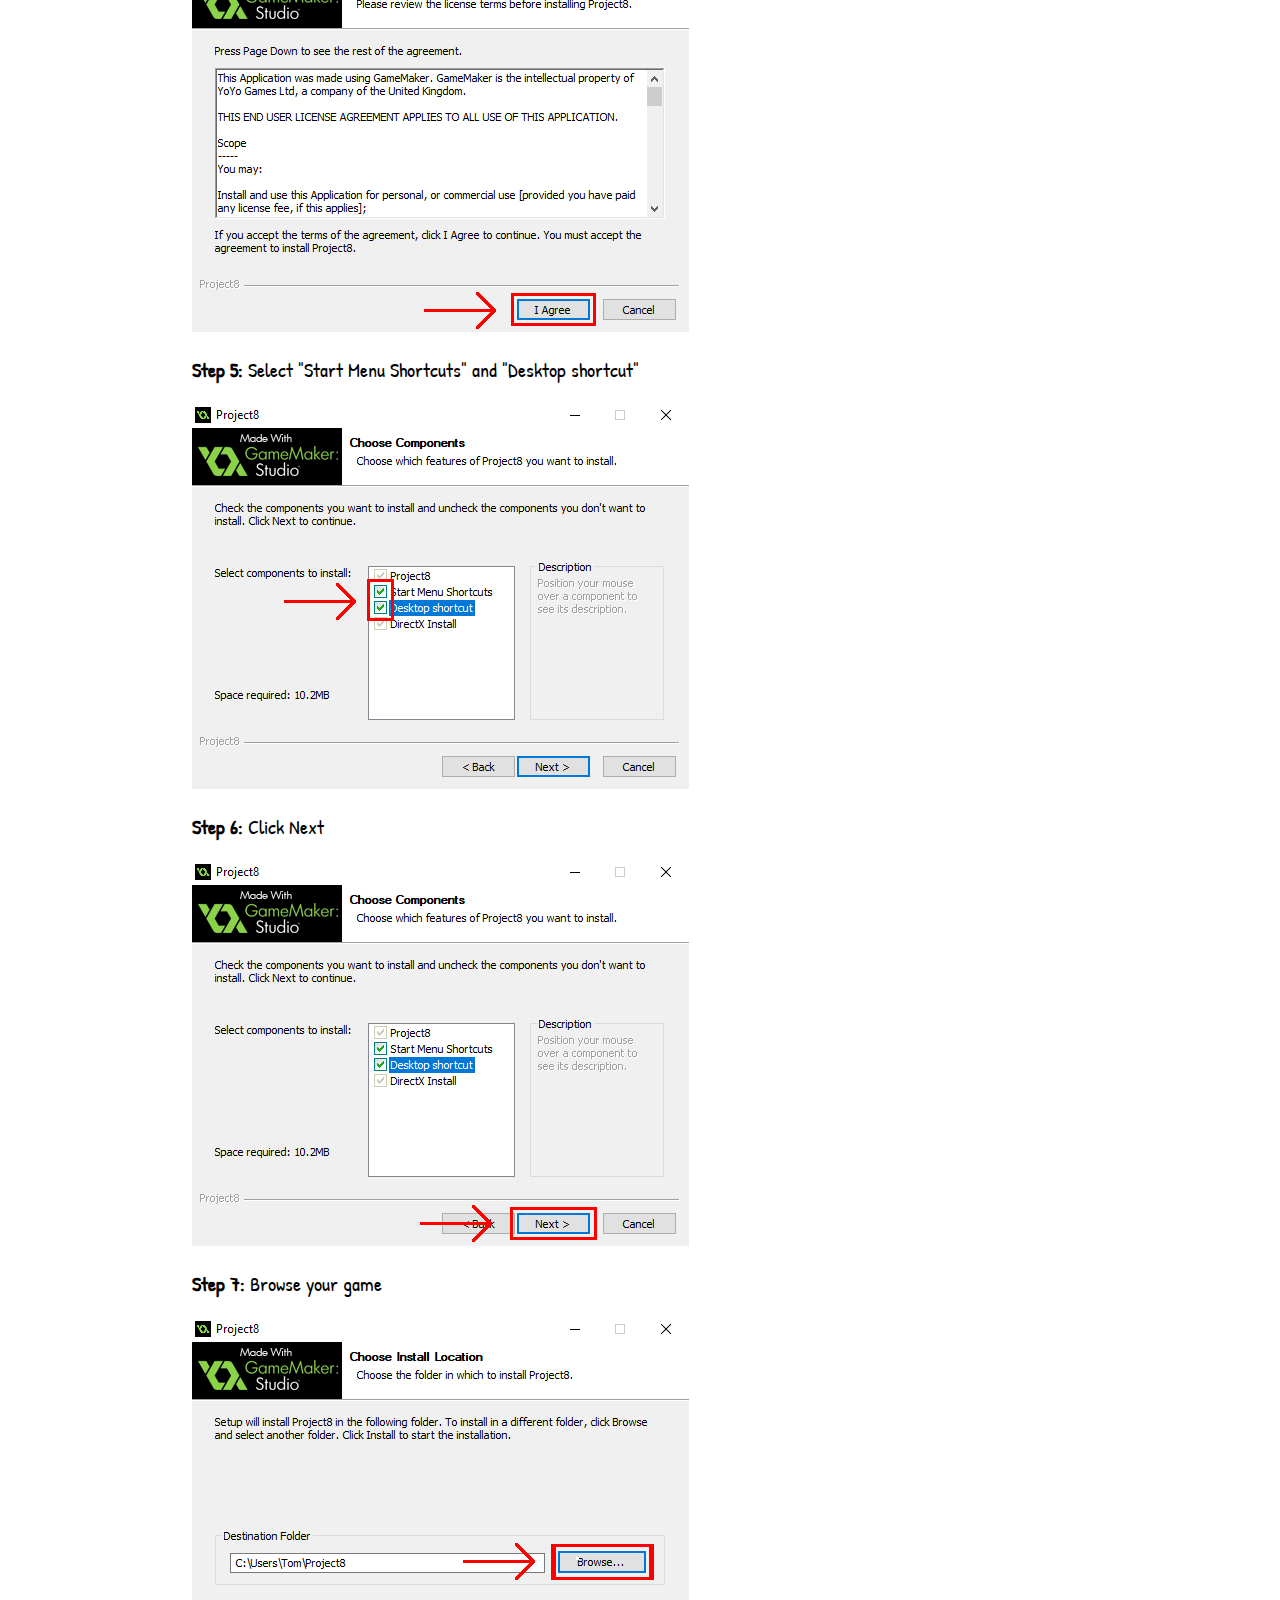
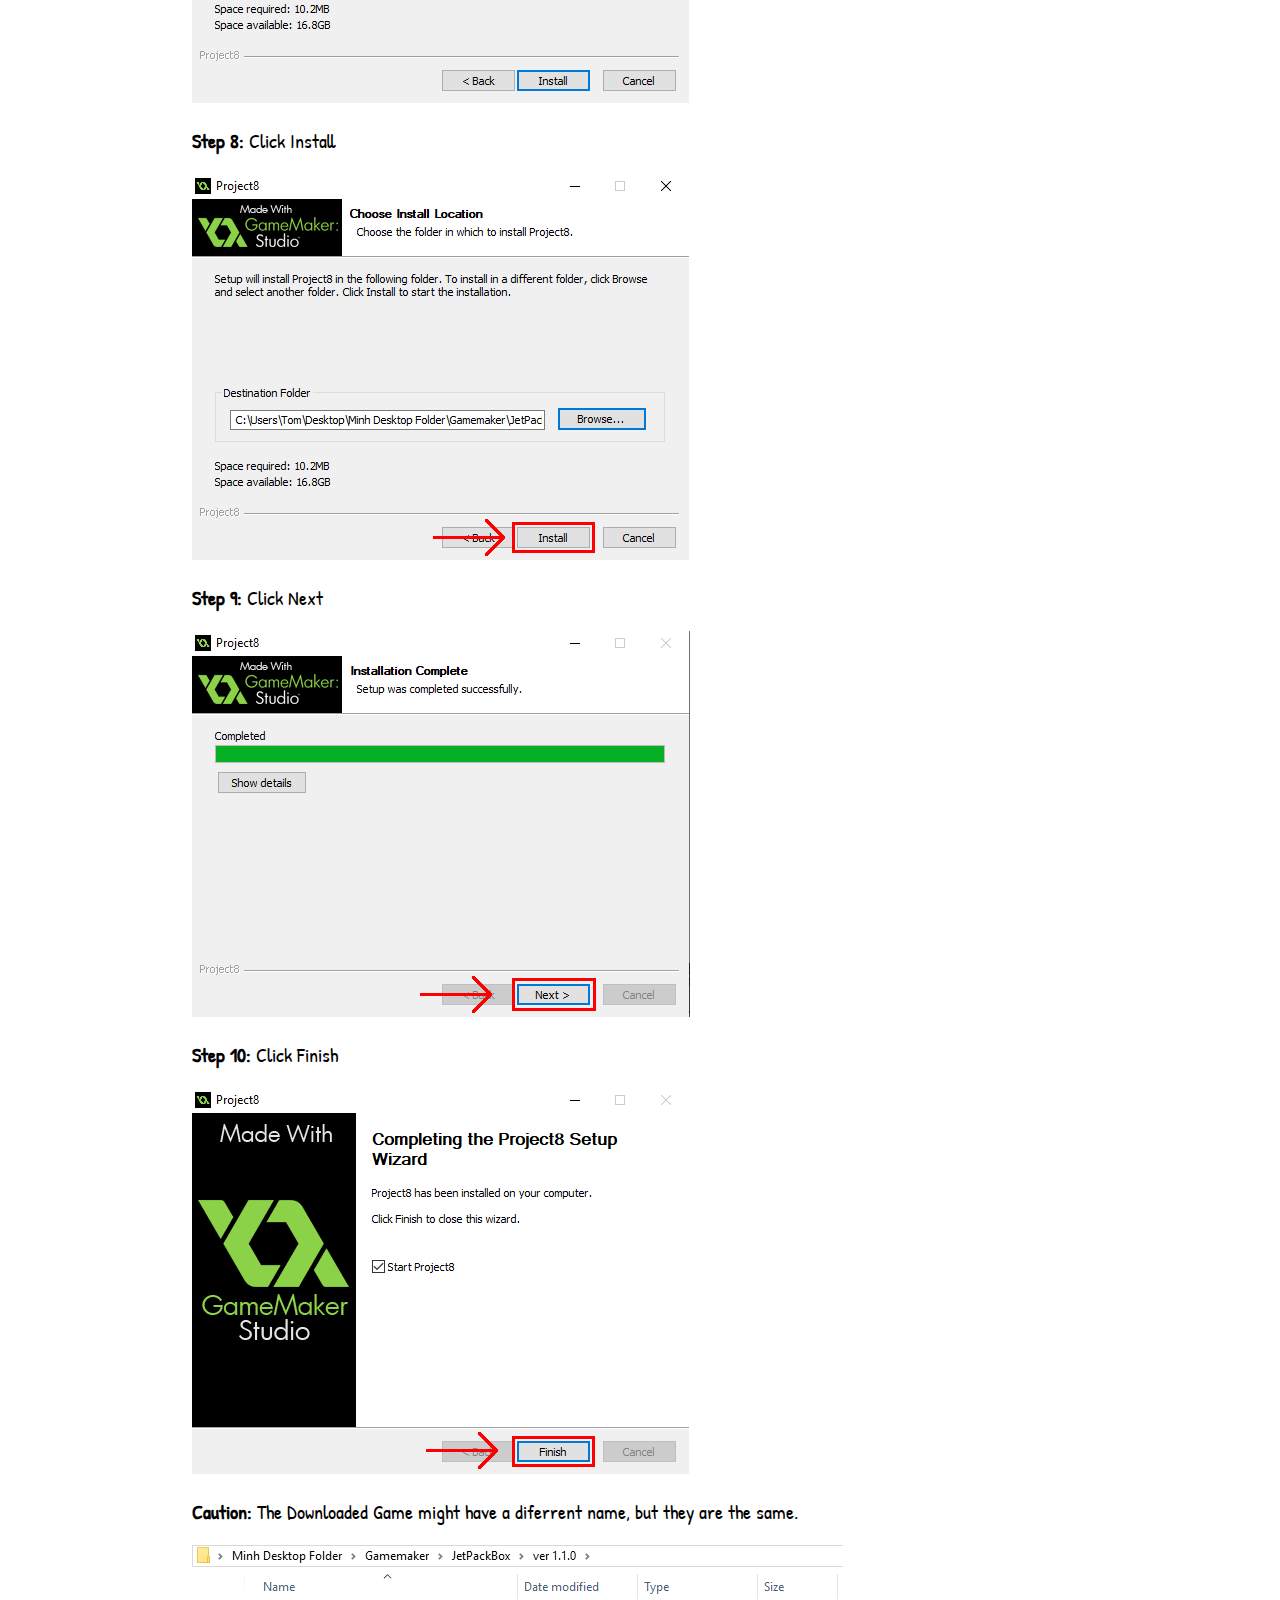
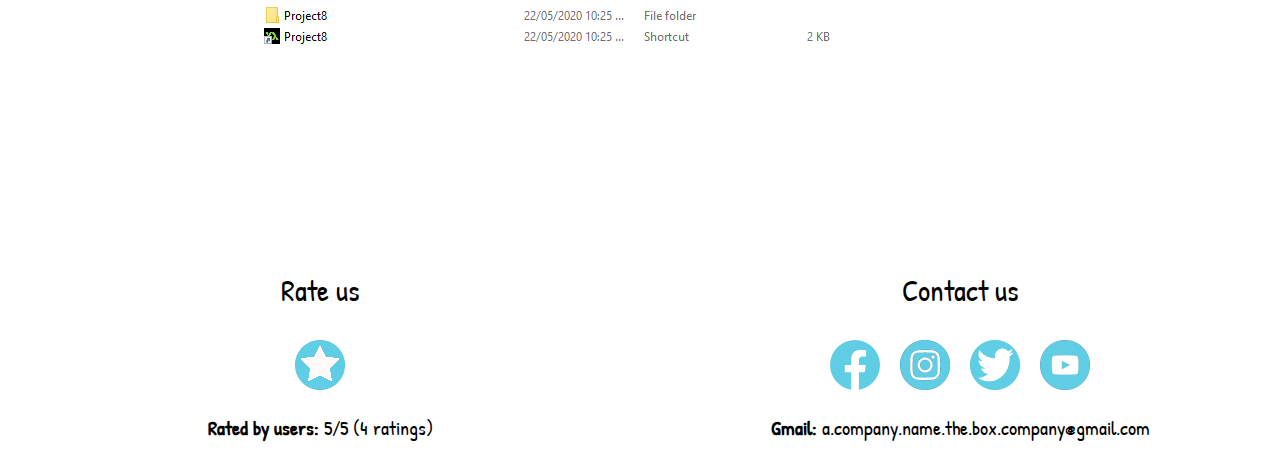
<file: news_how_to_download_a_game_from_theboxcompany_website#1.html>
<!DOCTYPE html>
<html lang="en">
<head>
    <meta charset="UTF-8">
    <meta name="viewport" content="width=device-width, initial-scale=1.0">
    <link rel="stylesheet" href="style.css">
    <link href="https://fonts.googleapis.com/css?family=Patrick+Hand&display=swap" rel="stylesheet">
    <link rel="icon" href="TheBoxComapnyLogo.png">
    <style>
        html,
        body {
            height: 100%;
            width: 100%;
            margin: 0px;
        }
    </style>
    <title>How to download a game from TheBoxCompany website? | TheBoxCompany</title>
</head>
<body>
    <div class="nav-container">
        <img src="s_theboxcompany_0.png" alt="">
        <a class="fontmenu" href="index.html">home</a>
        <a class="fontmenu" href="history.html">history</a>
        <a class="fontmenu" href="game.html">games</a>
    </div>
    <div style="margin-top: 80px;">
        <h1 style="text-align: center; font-family: 'Patrick Hand', cursive; color: black;" >How to download a game from TheBoxCompany website?</h1>
        <div style="padding: 0 15%;">
            <p class="word"><strong>Step 1:</strong> Click the download link for your operating system. It will change to a Google Drive link.</p>
            <img src="step1new1.png" alt="">
            <br>
            <p class="word"><strong>Step 2:</strong> Click download.</p>
            <img src="step2news1.png" alt="">
            <br>
            <p class="word"><strong>Step 3:</strong> Then click open.</p>
            <img src="step3news1.png" alt="">
            <p class="word">If Windows warn you about this app, just click run anyway because our game is safe.</p>
            <img src="step3.png" alt="">
            <br>
            <p class="word"><strong>Step 4:</strong> Click "I Argee"</p>
            <img src="step4news1.png" alt="">
            <br>
            <p class="word"><strong>Step 5:</strong> Select "Start Menu Shortcuts" and "Desktop shortcut" </p>
            <img src="step5news1.png" alt="">
            <p class="word"><strong>Step 6:</strong> Click Next </p>
            <img src="step5.5news1.png" alt="">
            <br>
            <p class="word"><strong>Step 7:</strong> Browse your game </p>
            <img src="step6news1.png" alt="">
            <br>
            <p class="word"><strong>Step 8:</strong> Click Install </p>
            <img src="step7news1.png" alt="">
            <br>
            <p class="word"><strong>Step 9:</strong> Click Next </p>
            <img src="step8new1.png" alt="">
            <br>
            <p class="word"><strong>Step 10:</strong> Click Finish </p>
            <img src="step9news1.png" alt="">
            <br>
            <p class="word"><strong>Caution:</strong> The Downloaded Game might have a diferrent name, but they are the same. </p>
            <img src="step10news1.png" alt="">
            <br>
            <br>
            <br>
            <br>
            <br>
        </div>
        
    </div>
    <div style="display: flex; justify-content: space-around; margin-top: 100px;">
        <div style="width: 40%;">
            <p style="text-align: center; font-family: 'Patrick Hand', cursive; font-size: 30px;;">Rate
                us</p>
            <div style="display: flex; justify-content: center;">
                <a href="https://forms.gle/Z1Stx9Uqgine8ijH7">
                    <img src="star.png" alt="">
                </a>
            </div>
            <p style="text-align: center; font-family: 'Patrick Hand', cursive; font-size: 20px;">
                <strong>Rated by users:</strong> 5/5 (4 ratings)</p>

        </div>
        <div style="width: 40%; ">
            <p style="text-align: center; font-family: 'Patrick Hand', cursive; font-size: 30px;  
        ">Contact us
            </p>
            <div>
                <div style="display: flex; justify-content: center;">
                    <a href="https://www.facebook.com/The-Box-Company-109722807317113/?modal=admin_todo_tour"><img
                            style="margin-right: 20px;" src="facebook_logo.png" alt=""></a>
                    <a href="https://www.instagram.com/_theboxcompany_/?hl=vi"><img src="instagram_logo.png"
                            style="margin-right: 20px;" alt=""></a>
                    <a href="https://twitter.com/TheBoxCompany1"><img src="twitter_logo.png" style="margin-right: 20px;"
                            alt=""></a>
                    <a href="https://www.youtube.com/channel/UCj0L_D2-Um7wrR2RdsnXzCQ"><img src="youtube_logo.png"
                            alt=""></a>
                </div>
                <p style="text-align: center; font-family: 'Patrick Hand', cursive; font-size: 20px;">
                    <strong>Gmail: </strong>a.company.name.the.box.company@gmail.com</p>

            </div>
        </div>
    </div>

</body>
</html>
</file>
<file: style.css>
.text-bold {
    font-weight: bold;
}
.product-img {
    width: 300px;
    height: 300px;
}
.product-div{
    width: 300px;
    margin: 40px;
}

a:hover {

    color: lightblue;
}

.nav-container{
    background-color: rgb(0, 51, 102); 
    text-align: center;
    display: flex;
    justify-content: space-around ; 
    align-items: center;
    flex-direction: row;
    position: fixed;
    top: 0px;
    width: 100%;
}
.product-container{
    display: flex;
    flex-wrap: wrap;
    padding: 0 7%
}
.footer-container{
    display: flex;
    padding: 0 10%;
    justify-content: space-around;
    
}
.product-detail-container{
    display: flex;
    margin-top: 50px ;
    padding: 0 10%;
}
.fontmenu{
    font-family: 'Patrick Hand',cursive;
    color: white;
    font-size: 25px;
    transition-duration: 1s;

}

.fontmenu:hover {
    background-color: rgb(74,255,255);
    border-radius: 15%;
}
.word {
    font-size: 20px;
    font-family: 'Patrick Hand', cursive;
    color: black;
}

.image{
    display: flex;
    justify-content: center;
    flex-wrap: wrap;
}
.screenshot {
    text-align: center;
    font-size: 25px;
    font-family: 'Patrick Hand', cursive;
}

.gametitle {
    text-align: center;
    font-family: 'Patrick Hand', cursive;
    color: rgb(51, 0, 0);
    font-size: 40px;
}
.paddingforword{
    padding: 0 10%;
}
.whiteword {
    font-size: 20px;
    font-family: 'Patrick Hand', cursive;
    color: white;
}
h1{
    text-align: center; 
    font-family: 'Patrick Hand', cursive; 
    color: black;
}
</file>
